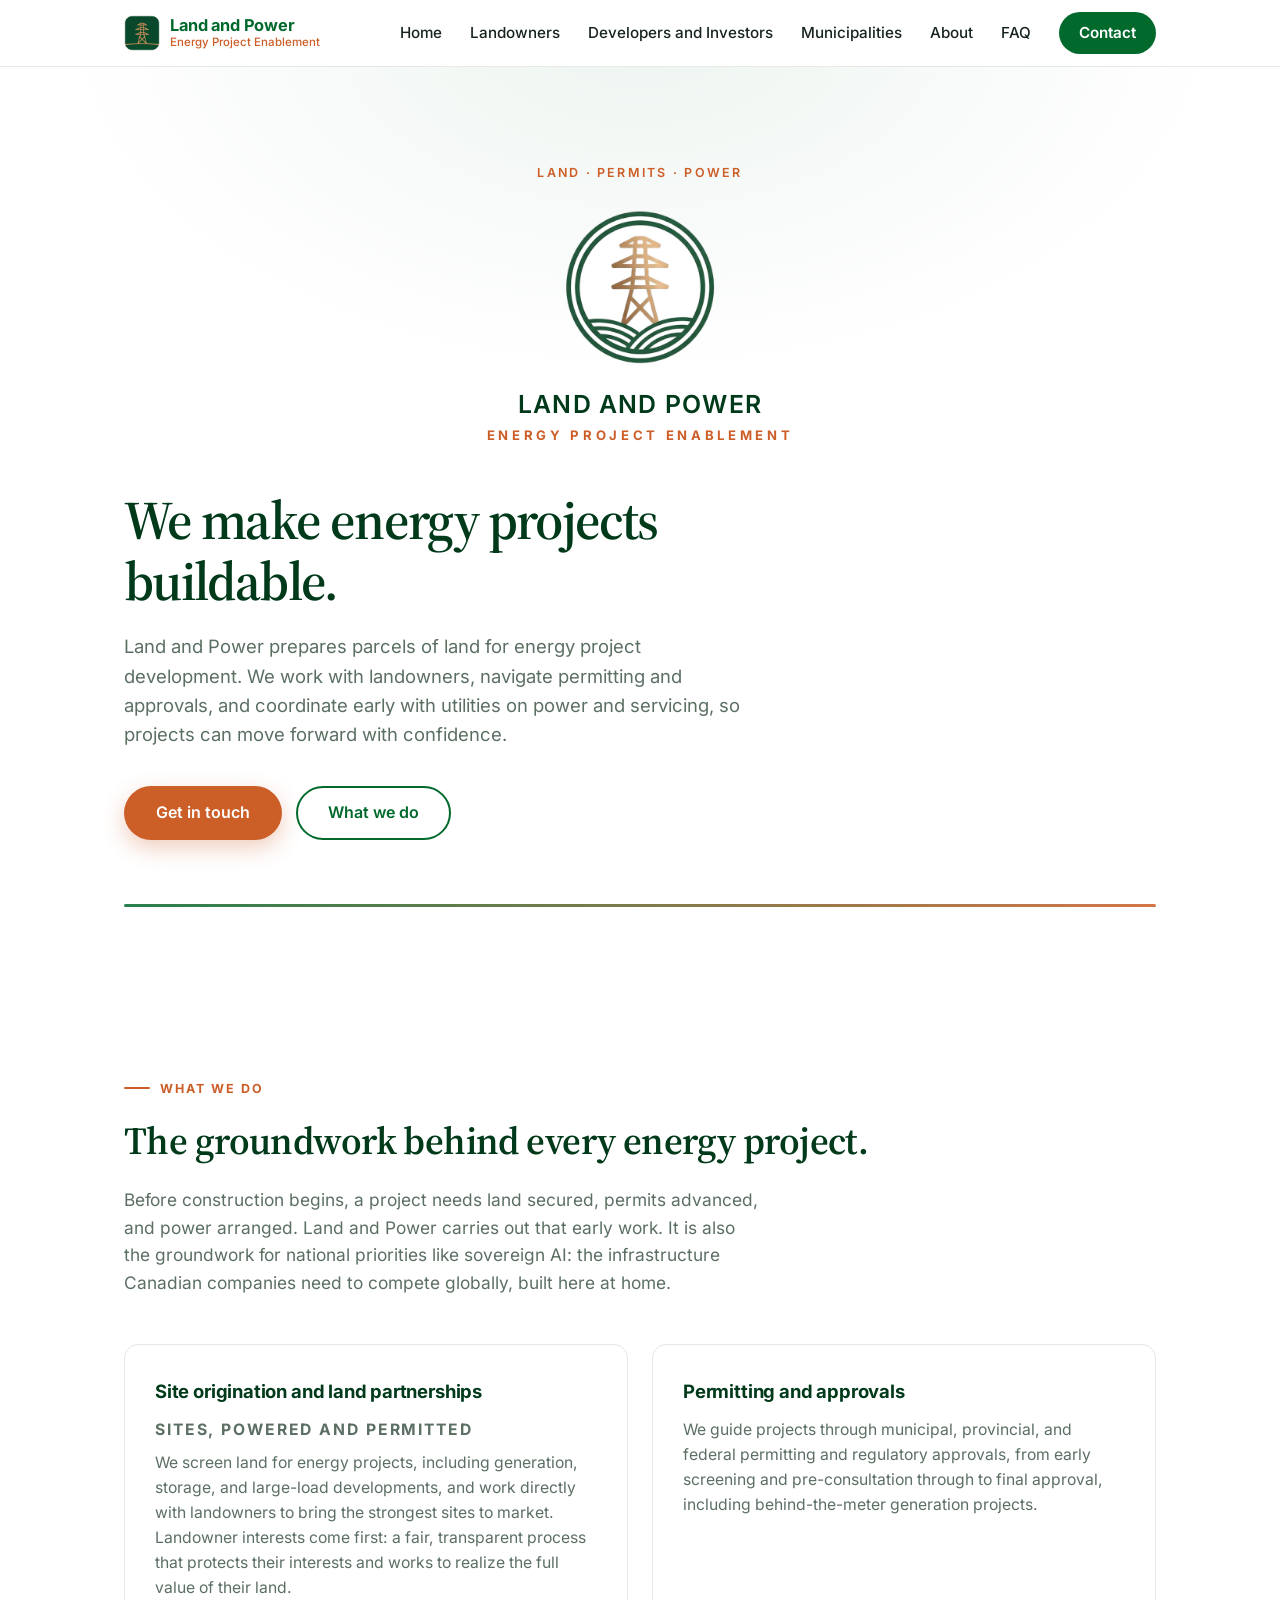
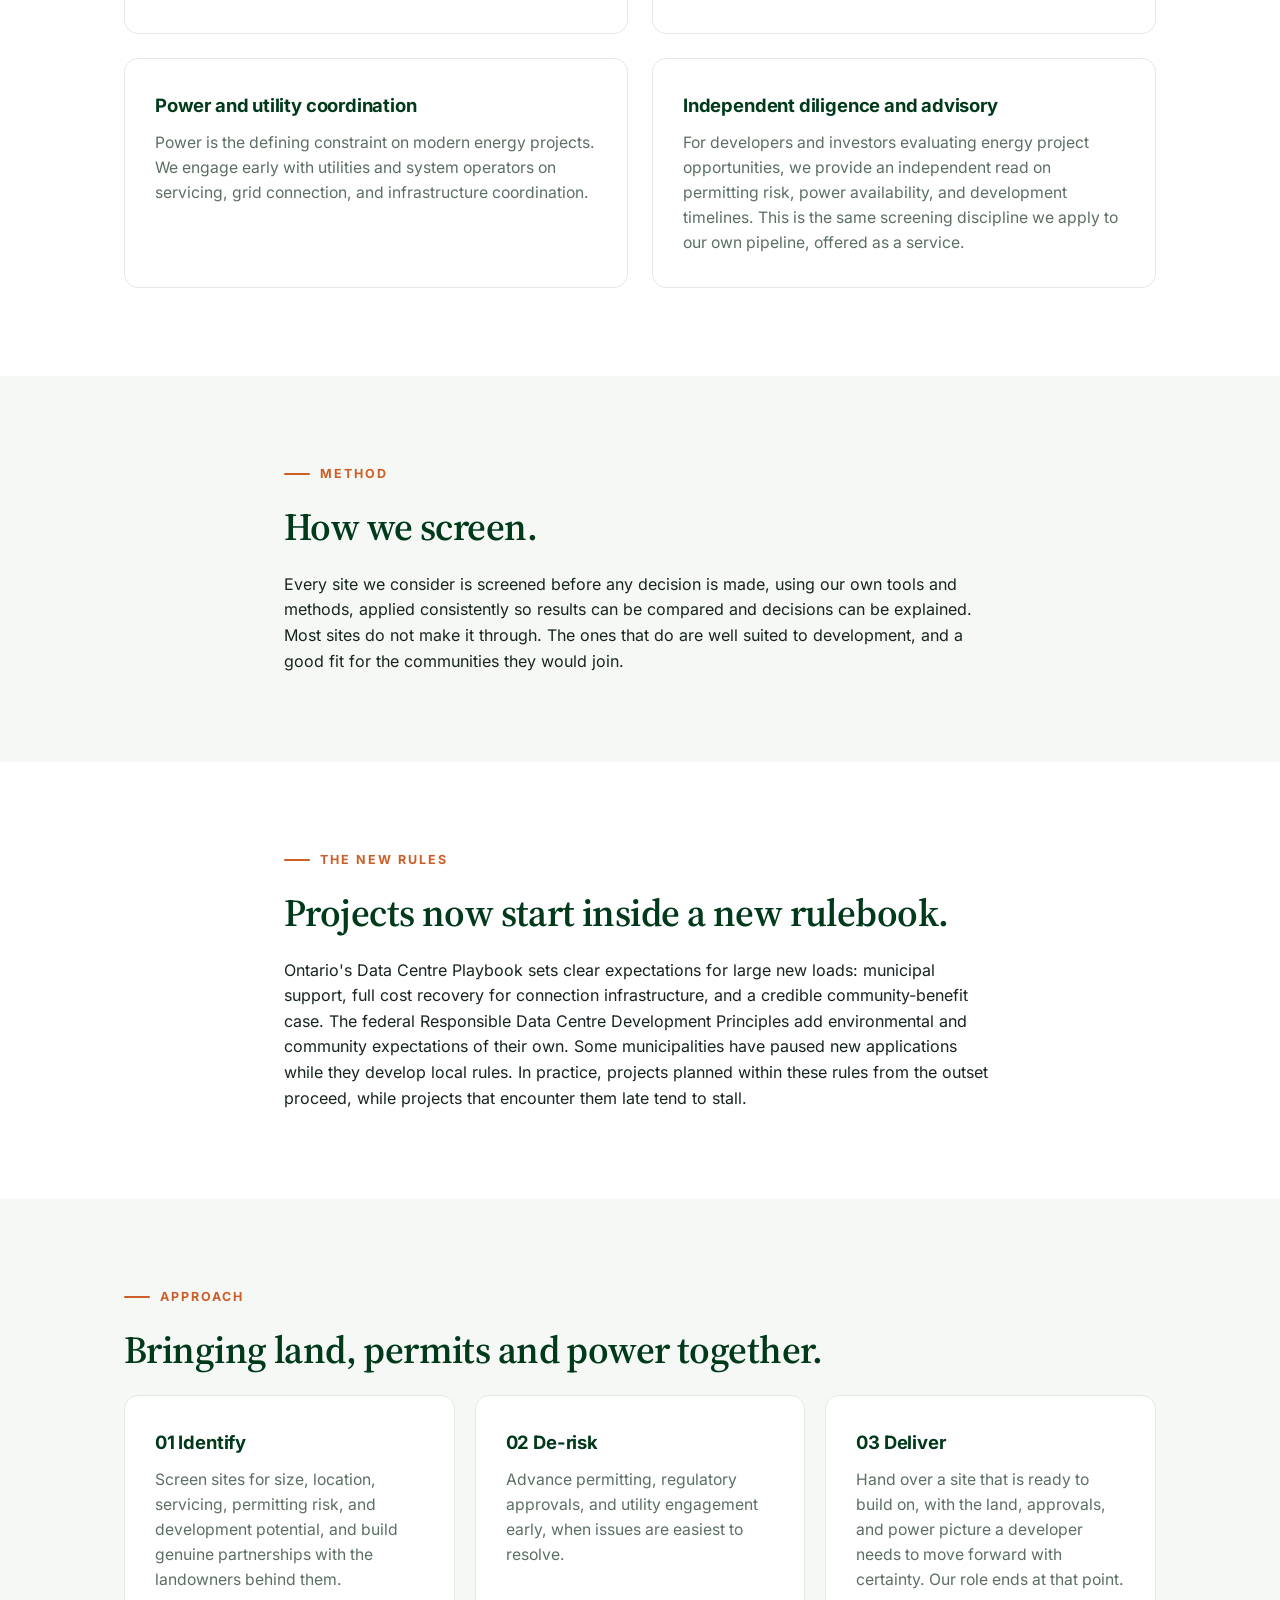
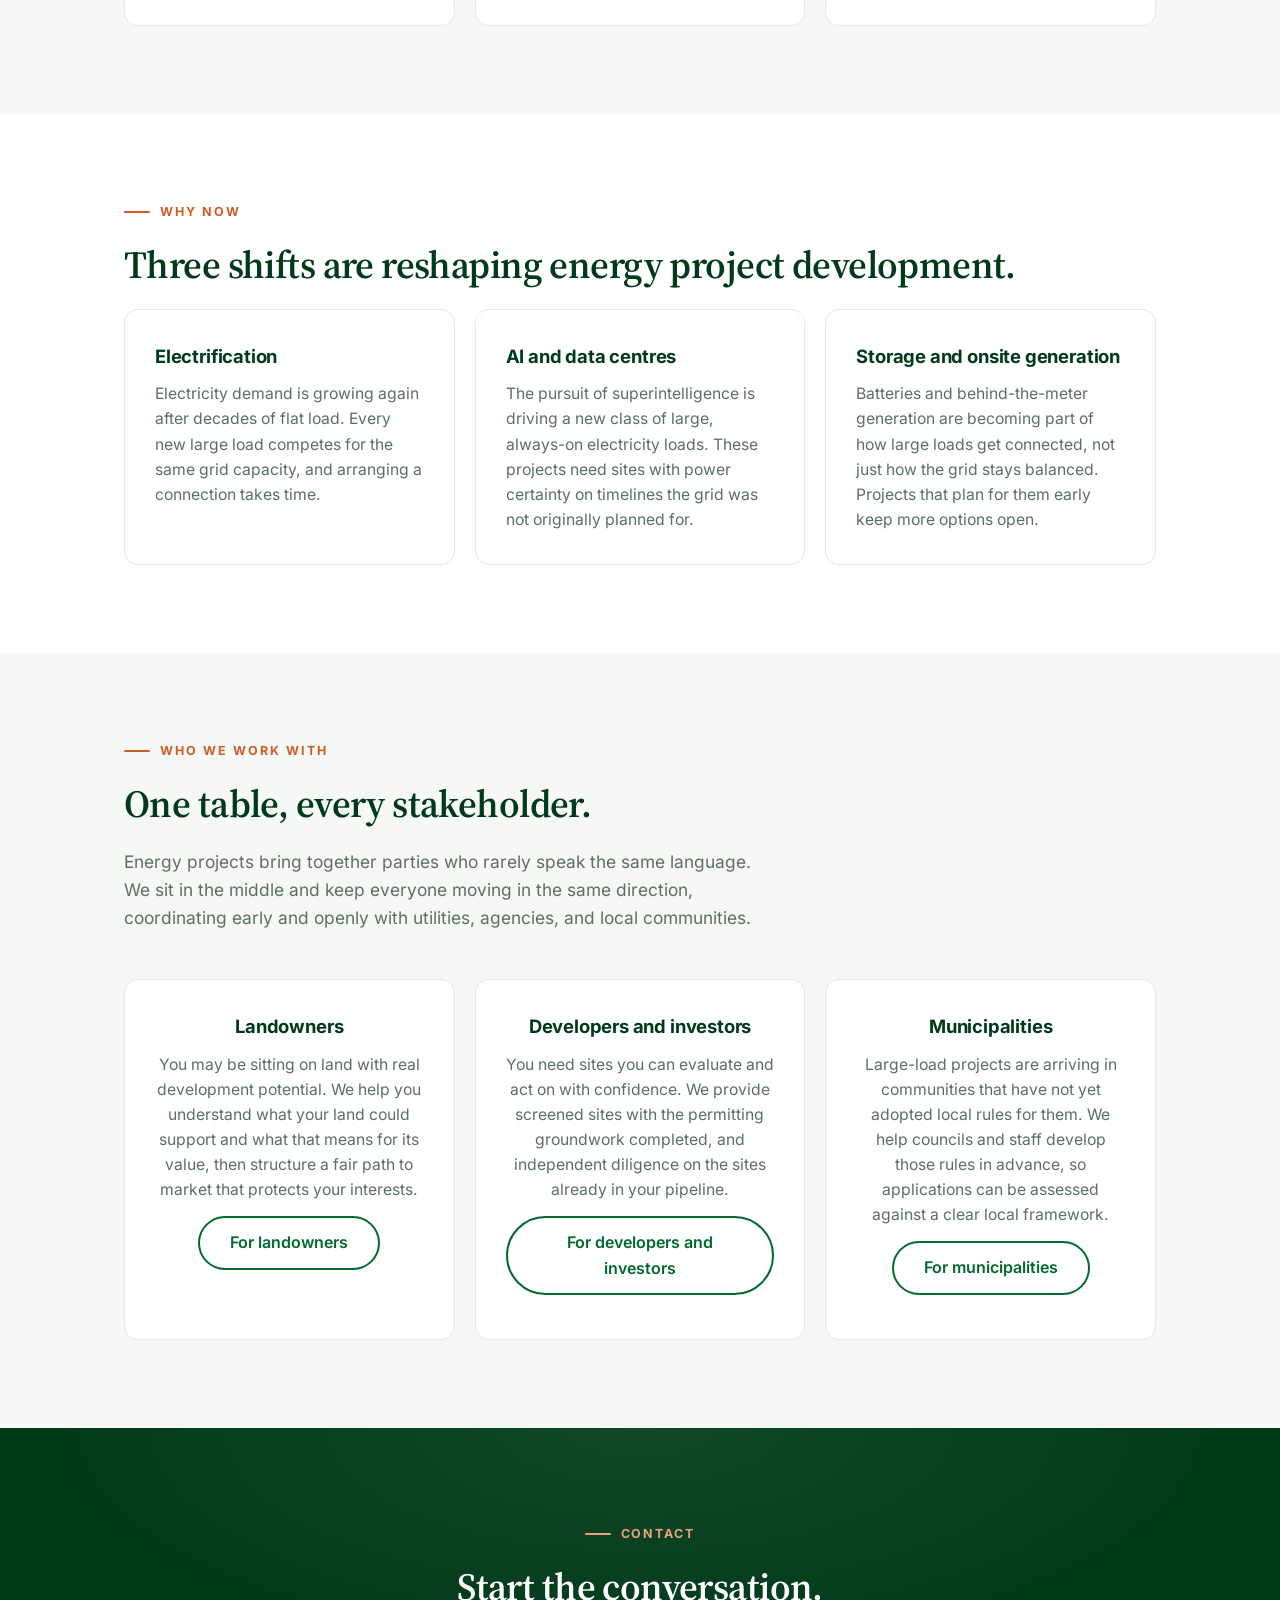
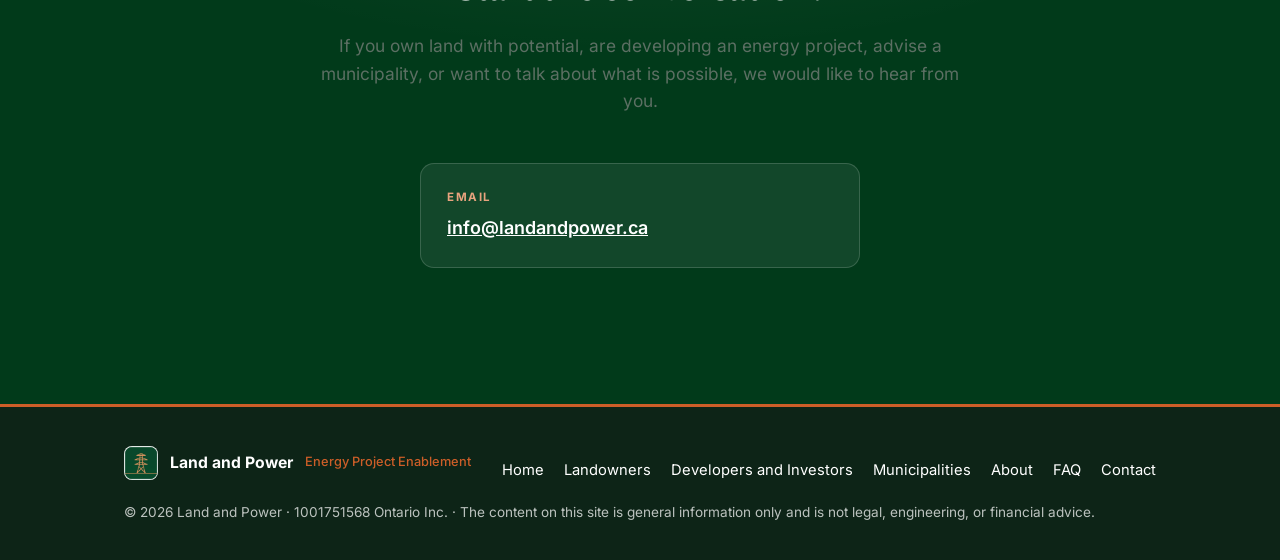
<file: index.html>
<!DOCTYPE html>
<html lang="en">
<head>
<meta charset="UTF-8">
<meta name="viewport" content="width=device-width, initial-scale=1.0">
<title>Land and Power | Energy Project Enablement</title>
<link rel="canonical" href="https://landandpower.ca/">
<meta name="description" content="Land and Power prepares land for energy project development: land secured, permits advanced, power arranged.">
<meta property="og:type" content="website">
<meta property="og:site_name" content="Land and Power">
<meta property="og:title" content="Land and Power | Energy Project Enablement">
<meta property="og:description" content="Land and Power prepares land for energy project development: land secured, permits advanced, power arranged.">
<meta property="og:url" content="https://landandpower.ca/">
<meta property="og:image" content="https://landandpower.ca/assets/emblem.png">
<meta name="twitter:card" content="summary">
<meta name="twitter:title" content="Land and Power | Energy Project Enablement">
<meta name="twitter:description" content="Land and Power prepares land for energy project development: land secured, permits advanced, power arranged.">
<meta name="twitter:image" content="https://landandpower.ca/assets/emblem.png">
<link rel="icon" type="image/png" href="assets/favicon.png">
<link rel="stylesheet" href="styles.css">
</head>
<body>
<header class="nav"><div class="nav-inner">
<a class="brand" href="index.html" aria-label="Land and Power home">
<img src="assets/mark.png" alt="Land and Power mark" class="brand-mark">
<span class="brand-text"><span class="brand-name">Land and Power</span>
<span class="brand-tag">Energy Project Enablement</span></span></a>
<nav class="nav-links"><a href="index.html">Home</a><a href="landowners.html">Landowners</a><a href="developers.html">Developers and Investors</a><a href="municipalities.html">Municipalities</a><a href="about.html">About</a><a href="faq.html">FAQ</a><a href="contact.html" class="nav-cta">Contact</a></nav></div></header>

<section class="hero" id="top"><div class="container">
<p class="eyebrow hero-eyebrow">Land &middot; Permits &middot; Power</p>
<div class="hero-brand">
<img src="assets/emblem.png" alt="Land and Power emblem" class="hero-logo">
<p class="hero-name">Land and Power</p>
<p class="hero-tagline">Energy Project Enablement</p>
</div>
<div class="hero-text">
<h1>We make energy projects buildable.</h1>
<p class="lede">Land and Power prepares parcels of land for energy project development. We work with landowners, navigate permitting and approvals, and coordinate early with utilities on power and servicing, so projects can move forward with confidence.</p>
<div class="hero-actions"><a href="contact.html" class="btn btn-primary">Get in touch</a>
<a href="#what-we-do" class="btn btn-outline">What we do</a></div>
</div>
</div><div class="hero-rule" aria-hidden="true"><span></span></div></section>

<section id="what-we-do" class="section"><div class="container">
<p class="kicker">What we do</p>
<h2>The groundwork behind every energy project.</h2>
<p class="section-intro">Before construction begins, a project needs land secured, permits advanced, and power arranged. Land and Power carries out that early work. It is also the groundwork for national priorities like sovereign AI: the infrastructure Canadian companies need to compete globally, built here at home.</p>
<div class="cards">
<div class="card"><h3>Site origination and land partnerships</h3>
<p class="descriptor">Sites, Powered and Permitted</p>
<p>We screen land for energy projects, including generation, storage, and large-load developments, and work directly with landowners to bring the strongest sites to market. Landowner interests come first: a fair, transparent process that protects their interests and works to realize the full value of their land.</p></div>
<div class="card"><h3>Permitting and approvals</h3>
<p>We guide projects through municipal, provincial, and federal permitting and regulatory approvals, from early screening and pre-consultation through to final approval, including behind-the-meter generation projects.</p></div>
<div class="card"><h3>Power and utility coordination</h3>
<p>Power is the defining constraint on modern energy projects. We engage early with utilities and system operators on servicing, grid connection, and infrastructure coordination.</p></div>
<div class="card"><h3>Independent diligence and advisory</h3>
<p>For developers and investors evaluating energy project opportunities, we provide an independent read on permitting risk, power availability, and development timelines. This is the same screening discipline we apply to our own pipeline, offered as a service.</p></div>
</div></div></section>

<section id="method" class="section section-alt"><div class="container container-narrow">
<p class="kicker">Method</p>
<h2>How we screen.</h2>
<p>Every site we consider is screened before any decision is made, using our own tools and methods, applied consistently so results can be compared and decisions can be explained. Most sites do not make it through. The ones that do are well suited to development, and a good fit for the communities they would join.</p>
</div></section>

<section id="rules" class="section"><div class="container container-narrow">
<p class="kicker">The new rules</p>
<h2>Projects now start inside a new rulebook.</h2>
<p>Ontario's Data Centre Playbook sets clear expectations for large new loads: municipal support, full cost recovery for connection infrastructure, and a credible community-benefit case. The federal Responsible Data Centre Development Principles add environmental and community expectations of their own. Some municipalities have paused new applications while they develop local rules. In practice, projects planned within these rules from the outset proceed, while projects that encounter them late tend to stall.</p>
</div></section>

<section id="approach" class="section section-alt"><div class="container">
<p class="kicker">Approach</p>
<h2>Bringing land, permits and power together.</h2>
<div class="trio">
<div class="card"><h3>01 Identify</h3><p>Screen sites for size, location, servicing, permitting risk, and development potential, and build genuine partnerships with the landowners behind them.</p></div>
<div class="card"><h3>02 De-risk</h3><p>Advance permitting, regulatory approvals, and utility engagement early, when issues are easiest to resolve.</p></div>
<div class="card"><h3>03 Deliver</h3><p>Hand over a site that is ready to build on, with the land, approvals, and power picture a developer needs to move forward with certainty. Our role ends at that point.</p></div>
</div></div></section>

<section id="why-now" class="section"><div class="container">
<p class="kicker">Why now</p>
<h2>Three shifts are reshaping energy project development.</h2>
<div class="trio">
<div class="card"><h3>Electrification</h3><p>Electricity demand is growing again after decades of flat load. Every new large load competes for the same grid capacity, and arranging a connection takes time.</p></div>
<div class="card"><h3>AI and data centres</h3><p>The pursuit of superintelligence is driving a new class of large, always-on electricity loads. These projects need sites with power certainty on timelines the grid was not originally planned for.</p></div>
<div class="card"><h3>Storage and onsite generation</h3><p>Batteries and behind-the-meter generation are becoming part of how large loads get connected, not just how the grid stays balanced. Projects that plan for them early keep more options open.</p></div>
</div></div></section>

<section id="who" class="section section-alt"><div class="container">
<p class="kicker">Who we work with</p>
<h2>One table, every stakeholder.</h2>
<p class="section-intro">Energy projects bring together parties who rarely speak the same language. We sit in the middle and keep everyone moving in the same direction, coordinating early and openly with utilities, agencies, and local communities.</p>
<div class="trio">
<div class="card"><h3>Landowners</h3><p>You may be sitting on land with real development potential. We help you understand what your land could support and what that means for its value, then structure a fair path to market that protects your interests.</p><p><a class="btn btn-outline" href="landowners.html">For landowners</a></p></div>
<div class="card"><h3>Developers and investors</h3><p>You need sites you can evaluate and act on with confidence. We provide screened sites with the permitting groundwork completed, and independent diligence on the sites already in your pipeline.</p><p><a class="btn btn-outline" href="developers.html">For developers and investors</a></p></div>
<div class="card"><h3>Municipalities</h3><p>Large-load projects are arriving in communities that have not yet adopted local rules for them. We help councils and staff develop those rules in advance, so applications can be assessed against a clear local framework.</p><p><a class="btn btn-outline" href="municipalities.html">For municipalities</a></p></div>
</div>
</div></section>
<section class="section contact"><div class="container container-narrow">
<p class="kicker kicker-light">Contact</p>
<h2>Start the conversation.</h2>
<p class="section-intro">If you own land with potential, are developing an energy project, advise a municipality, or want to talk about what is possible, we would like to hear from you.</p>
<div class="contact-cards contact-cards-single"><div class="contact-card">
<span class="contact-label">Email</span>
<a class="contact-value" href="mailto:info@landandpower.ca">info@landandpower.ca</a>
</div></div></div></section>
<footer class="footer"><div class="container footer-inner">
<div class="footer-brand">
<img src="assets/mark.png" alt="Land and Power mark" class="footer-mark">
<span class="footer-name">Land and Power</span>
<span class="footer-tag">Energy Project Enablement</span></div>
<nav class="footer-links">
<a href="index.html">Home</a><a href="landowners.html">Landowners</a><a href="developers.html">Developers and Investors</a><a href="municipalities.html">Municipalities</a><a href="about.html">About</a><a href="faq.html">FAQ</a><a href="contact.html">Contact</a>
</nav>
<p class="footer-legal">&copy; 2026 Land and Power &middot; 1001751568 Ontario Inc. &middot; The content on this site is general information only and is not legal, engineering, or financial advice.</p>
</div></footer>
</body>
</html>
</file>
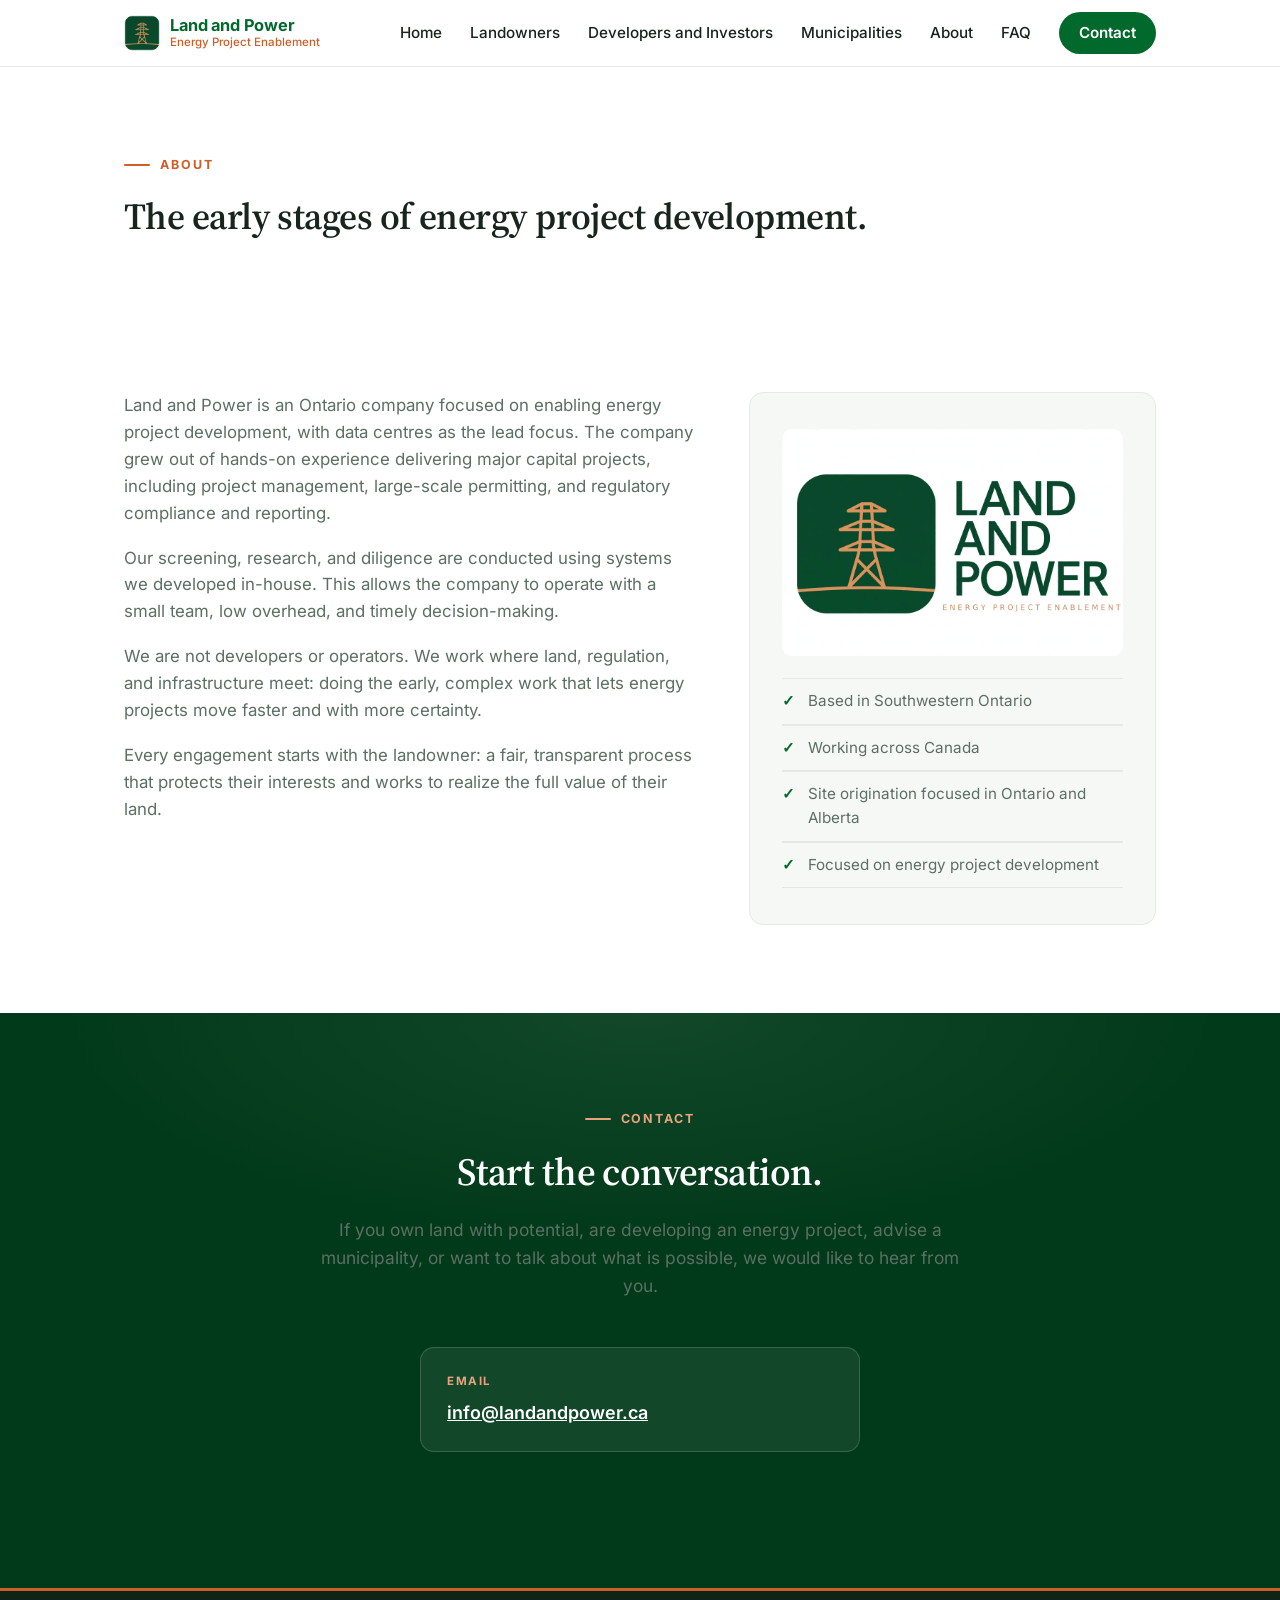
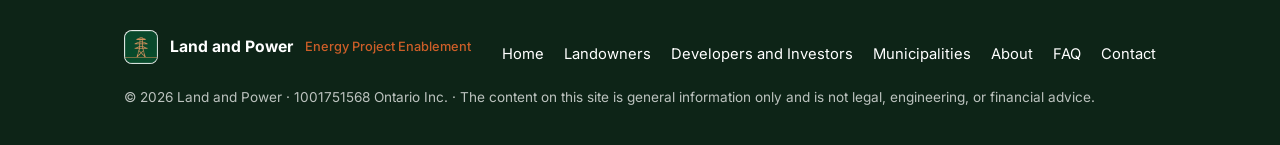
<file: about.html>
<!DOCTYPE html>
<html lang="en">
<head>
<meta charset="UTF-8">
<meta name="viewport" content="width=device-width, initial-scale=1.0">
<title>About | Land and Power</title>
<link rel="canonical" href="https://landandpower.ca/about.html">
<meta name="description" content="An Ontario company built for the work that comes first in energy project development.">
<meta property="og:type" content="website">
<meta property="og:site_name" content="Land and Power">
<meta property="og:title" content="About | Land and Power">
<meta property="og:description" content="An Ontario company built for the work that comes first in energy project development.">
<meta property="og:url" content="https://landandpower.ca/about.html">
<meta property="og:image" content="https://landandpower.ca/assets/emblem.png">
<meta name="twitter:card" content="summary">
<meta name="twitter:title" content="About | Land and Power">
<meta name="twitter:description" content="An Ontario company built for the work that comes first in energy project development.">
<meta name="twitter:image" content="https://landandpower.ca/assets/emblem.png">
<link rel="icon" type="image/png" href="assets/favicon.png">
<link rel="stylesheet" href="styles.css">
</head>
<body>
<header class="nav"><div class="nav-inner">
<a class="brand" href="index.html" aria-label="Land and Power home">
<img src="assets/mark.png" alt="Land and Power mark" class="brand-mark">
<span class="brand-text"><span class="brand-name">Land and Power</span>
<span class="brand-tag">Energy Project Enablement</span></span></a>
<nav class="nav-links"><a href="index.html">Home</a><a href="landowners.html">Landowners</a><a href="developers.html">Developers and Investors</a><a href="municipalities.html">Municipalities</a><a href="about.html">About</a><a href="faq.html">FAQ</a><a href="contact.html" class="nav-cta">Contact</a></nav></div></header>

<section class="page-hero"><div class="container">
<p class="kicker">About</p>
<h1>The early stages of energy project development.</h1>
</div></section>
<section class="section"><div class="container"><div class="about-grid">
<div>
<p>Land and Power is an Ontario company focused on enabling energy project development, with data centres as the lead focus. The company grew out of hands-on experience delivering major capital projects, including project management, large-scale permitting, and regulatory compliance and reporting.</p>
<p>Our screening, research, and diligence are conducted using systems we developed in-house. This allows the company to operate with a small team, low overhead, and timely decision-making.</p>
<p>We are not developers or operators. We work where land, regulation, and infrastructure meet: doing the early, complex work that lets energy projects move faster and with more certainty.</p>
<p>Every engagement starts with the landowner: a fair, transparent process that protects their interests and works to realize the full value of their land.</p>
</div>
<aside class="about-card">
<img src="assets/tower.png" alt="Land and Power tower lockup" class="about-lockup">
<ul class="checklist">
<li>Based in Southwestern Ontario</li>
<li>Working across Canada</li>
<li>Site origination focused in Ontario and Alberta</li>
<li>Focused on energy project development</li>
</ul>
</aside>
</div></div></section>
<section class="section contact"><div class="container container-narrow">
<p class="kicker kicker-light">Contact</p>
<h2>Start the conversation.</h2>
<p class="section-intro">If you own land with potential, are developing an energy project, advise a municipality, or want to talk about what is possible, we would like to hear from you.</p>
<div class="contact-cards contact-cards-single"><div class="contact-card">
<span class="contact-label">Email</span>
<a class="contact-value" href="mailto:info@landandpower.ca">info@landandpower.ca</a>
</div></div></div></section>
<footer class="footer"><div class="container footer-inner">
<div class="footer-brand">
<img src="assets/mark.png" alt="Land and Power mark" class="footer-mark">
<span class="footer-name">Land and Power</span>
<span class="footer-tag">Energy Project Enablement</span></div>
<nav class="footer-links">
<a href="index.html">Home</a><a href="landowners.html">Landowners</a><a href="developers.html">Developers and Investors</a><a href="municipalities.html">Municipalities</a><a href="about.html">About</a><a href="faq.html">FAQ</a><a href="contact.html">Contact</a>
</nav>
<p class="footer-legal">&copy; 2026 Land and Power &middot; 1001751568 Ontario Inc. &middot; The content on this site is general information only and is not legal, engineering, or financial advice.</p>
</div></footer>
</body>
</html>
</file>
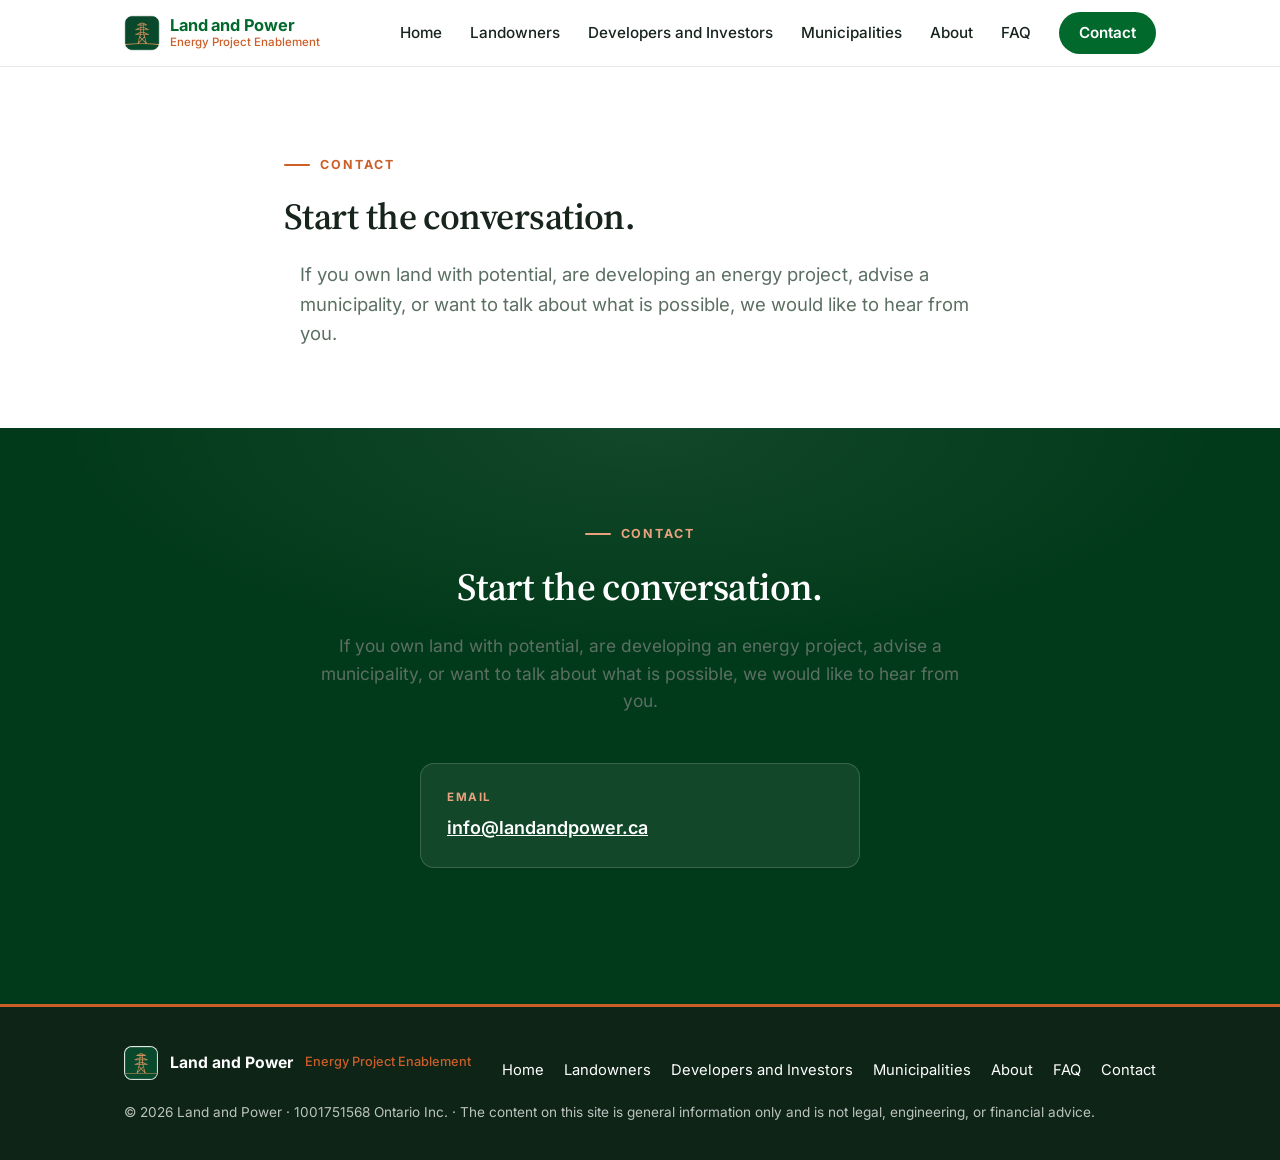
<file: contact.html>
<!DOCTYPE html>
<html lang="en">
<head>
<meta charset="UTF-8">
<meta name="viewport" content="width=device-width, initial-scale=1.0">
<title>Contact | Land and Power</title>
<link rel="canonical" href="https://landandpower.ca/contact.html">
<meta name="description" content="Start the conversation: info@landandpower.ca">
<meta property="og:type" content="website">
<meta property="og:site_name" content="Land and Power">
<meta property="og:title" content="Contact | Land and Power">
<meta property="og:description" content="Start the conversation: info@landandpower.ca">
<meta property="og:url" content="https://landandpower.ca/contact.html">
<meta property="og:image" content="https://landandpower.ca/assets/emblem.png">
<meta name="twitter:card" content="summary">
<meta name="twitter:title" content="Contact | Land and Power">
<meta name="twitter:description" content="Start the conversation: info@landandpower.ca">
<meta name="twitter:image" content="https://landandpower.ca/assets/emblem.png">
<link rel="icon" type="image/png" href="assets/favicon.png">
<link rel="stylesheet" href="styles.css">
</head>
<body>
<header class="nav"><div class="nav-inner">
<a class="brand" href="index.html" aria-label="Land and Power home">
<img src="assets/mark.png" alt="Land and Power mark" class="brand-mark">
<span class="brand-text"><span class="brand-name">Land and Power</span>
<span class="brand-tag">Energy Project Enablement</span></span></a>
<nav class="nav-links"><a href="index.html">Home</a><a href="landowners.html">Landowners</a><a href="developers.html">Developers and Investors</a><a href="municipalities.html">Municipalities</a><a href="about.html">About</a><a href="faq.html">FAQ</a><a href="contact.html" class="nav-cta">Contact</a></nav></div></header>

<section class="page-hero"><div class="container container-narrow">
<p class="kicker">Contact</p>
<h1>Start the conversation.</h1>
<p class="lede">If you own land with potential, are developing an energy project, advise a municipality, or want to talk about what is possible, we would like to hear from you.</p>
</div></section>
<section class="section contact"><div class="container container-narrow">
<p class="kicker kicker-light">Contact</p>
<h2>Start the conversation.</h2>
<p class="section-intro">If you own land with potential, are developing an energy project, advise a municipality, or want to talk about what is possible, we would like to hear from you.</p>
<div class="contact-cards contact-cards-single"><div class="contact-card">
<span class="contact-label">Email</span>
<a class="contact-value" href="mailto:info@landandpower.ca">info@landandpower.ca</a>
</div></div></div></section>
<footer class="footer"><div class="container footer-inner">
<div class="footer-brand">
<img src="assets/mark.png" alt="Land and Power mark" class="footer-mark">
<span class="footer-name">Land and Power</span>
<span class="footer-tag">Energy Project Enablement</span></div>
<nav class="footer-links">
<a href="index.html">Home</a><a href="landowners.html">Landowners</a><a href="developers.html">Developers and Investors</a><a href="municipalities.html">Municipalities</a><a href="about.html">About</a><a href="faq.html">FAQ</a><a href="contact.html">Contact</a>
</nav>
<p class="footer-legal">&copy; 2026 Land and Power &middot; 1001751568 Ontario Inc. &middot; The content on this site is general information only and is not legal, engineering, or financial advice.</p>
</div></footer>
</body>
</html>
</file>
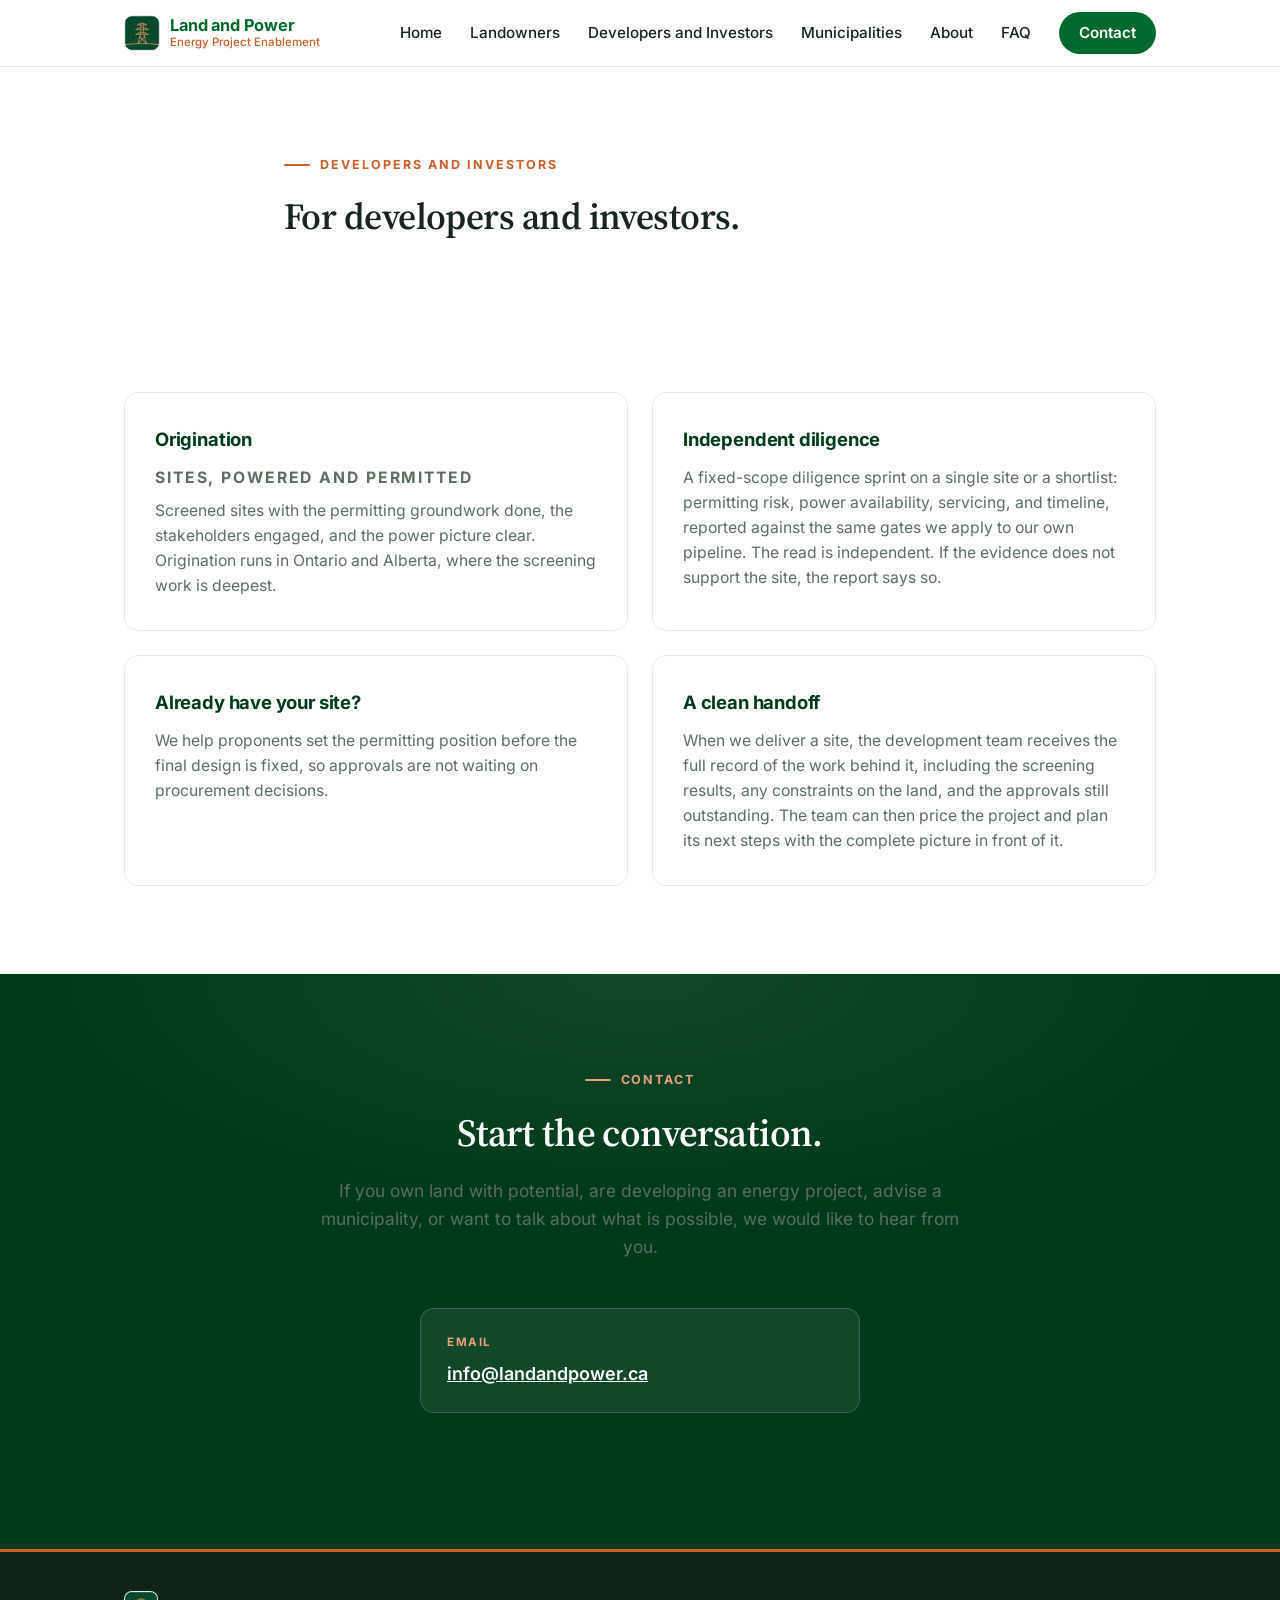
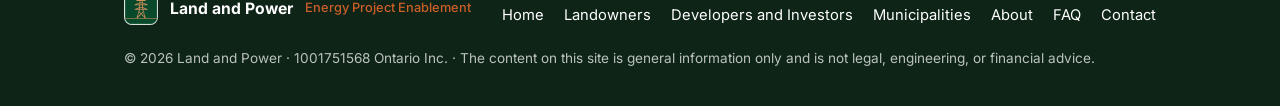
<file: developers.html>
<!DOCTYPE html>
<html lang="en">
<head>
<meta charset="UTF-8">
<meta name="viewport" content="width=device-width, initial-scale=1.0">
<title>Developers and Investors | Land and Power</title>
<link rel="canonical" href="https://landandpower.ca/developers.html">
<meta name="description" content="Screened, permitted, powered sites in Ontario and Alberta, plus independent diligence.">
<meta property="og:type" content="website">
<meta property="og:site_name" content="Land and Power">
<meta property="og:title" content="Developers and Investors | Land and Power">
<meta property="og:description" content="Screened, permitted, powered sites in Ontario and Alberta, plus independent diligence.">
<meta property="og:url" content="https://landandpower.ca/developers.html">
<meta property="og:image" content="https://landandpower.ca/assets/emblem.png">
<meta name="twitter:card" content="summary">
<meta name="twitter:title" content="Developers and Investors | Land and Power">
<meta name="twitter:description" content="Screened, permitted, powered sites in Ontario and Alberta, plus independent diligence.">
<meta name="twitter:image" content="https://landandpower.ca/assets/emblem.png">
<link rel="icon" type="image/png" href="assets/favicon.png">
<link rel="stylesheet" href="styles.css">
</head>
<body>
<header class="nav"><div class="nav-inner">
<a class="brand" href="index.html" aria-label="Land and Power home">
<img src="assets/mark.png" alt="Land and Power mark" class="brand-mark">
<span class="brand-text"><span class="brand-name">Land and Power</span>
<span class="brand-tag">Energy Project Enablement</span></span></a>
<nav class="nav-links"><a href="index.html">Home</a><a href="landowners.html">Landowners</a><a href="developers.html">Developers and Investors</a><a href="municipalities.html">Municipalities</a><a href="about.html">About</a><a href="faq.html">FAQ</a><a href="contact.html" class="nav-cta">Contact</a></nav></div></header>

<section class="page-hero"><div class="container container-narrow">
<p class="kicker">Developers and Investors</p>
<h1>For developers and investors.</h1>
</div></section>
<section class="section"><div class="container">
<div class="cards">
<div class="card"><h3>Origination</h3>
<p class="descriptor">Sites, Powered and Permitted</p>
<p>Screened sites with the permitting groundwork done, the stakeholders engaged, and the power picture clear. Origination runs in Ontario and Alberta, where the screening work is deepest.</p></div>
<div class="card"><h3>Independent diligence</h3>
<p>A fixed-scope diligence sprint on a single site or a shortlist: permitting risk, power availability, servicing, and timeline, reported against the same gates we apply to our own pipeline. The read is independent. If the evidence does not support the site, the report says so.</p></div>
<div class="card"><h3>Already have your site?</h3>
<p>We help proponents set the permitting position before the final design is fixed, so approvals are not waiting on procurement decisions.</p></div>
<div class="card"><h3>A clean handoff</h3>
<p>When we deliver a site, the development team receives the full record of the work behind it, including the screening results, any constraints on the land, and the approvals still outstanding. The team can then price the project and plan its next steps with the complete picture in front of it.</p></div>
</div></div></section>
<section class="section contact"><div class="container container-narrow">
<p class="kicker kicker-light">Contact</p>
<h2>Start the conversation.</h2>
<p class="section-intro">If you own land with potential, are developing an energy project, advise a municipality, or want to talk about what is possible, we would like to hear from you.</p>
<div class="contact-cards contact-cards-single"><div class="contact-card">
<span class="contact-label">Email</span>
<a class="contact-value" href="mailto:info@landandpower.ca">info@landandpower.ca</a>
</div></div></div></section>
<footer class="footer"><div class="container footer-inner">
<div class="footer-brand">
<img src="assets/mark.png" alt="Land and Power mark" class="footer-mark">
<span class="footer-name">Land and Power</span>
<span class="footer-tag">Energy Project Enablement</span></div>
<nav class="footer-links">
<a href="index.html">Home</a><a href="landowners.html">Landowners</a><a href="developers.html">Developers and Investors</a><a href="municipalities.html">Municipalities</a><a href="about.html">About</a><a href="faq.html">FAQ</a><a href="contact.html">Contact</a>
</nav>
<p class="footer-legal">&copy; 2026 Land and Power &middot; 1001751568 Ontario Inc. &middot; The content on this site is general information only and is not legal, engineering, or financial advice.</p>
</div></footer>
</body>
</html>
</file>
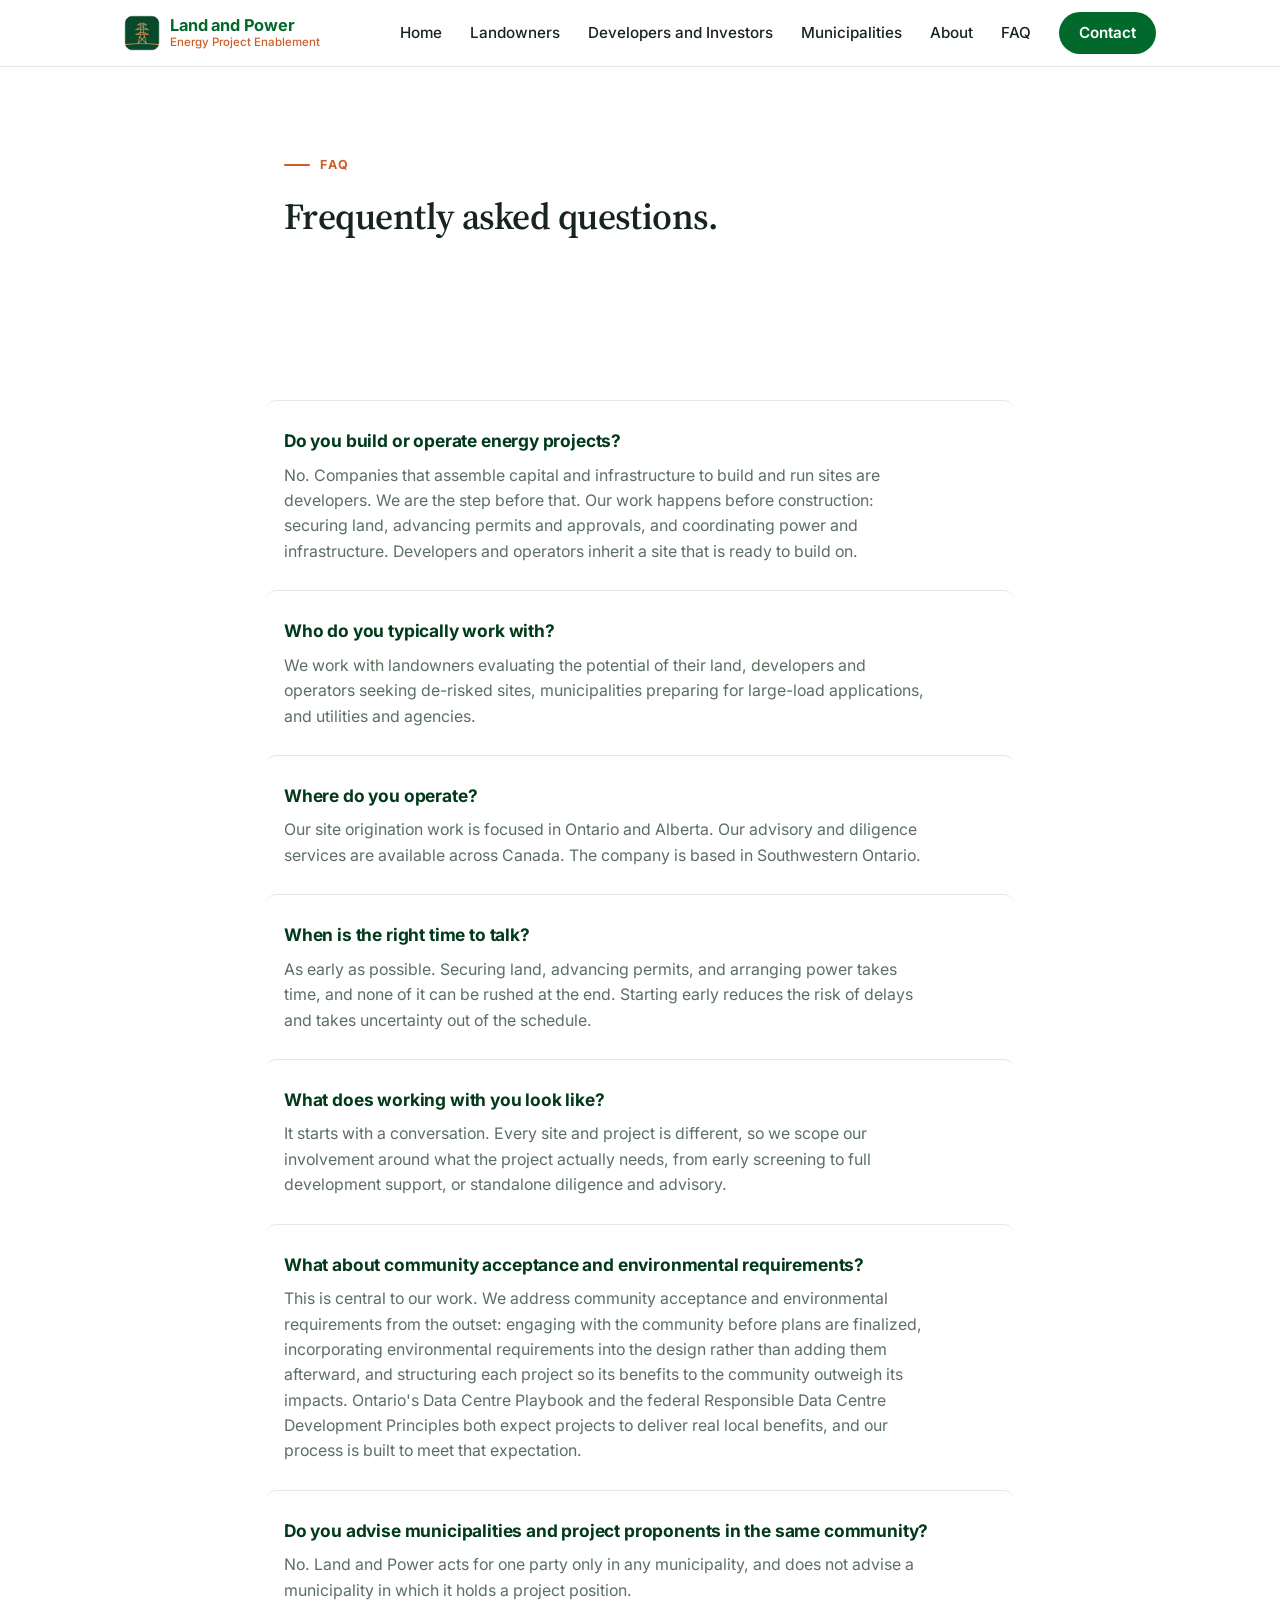
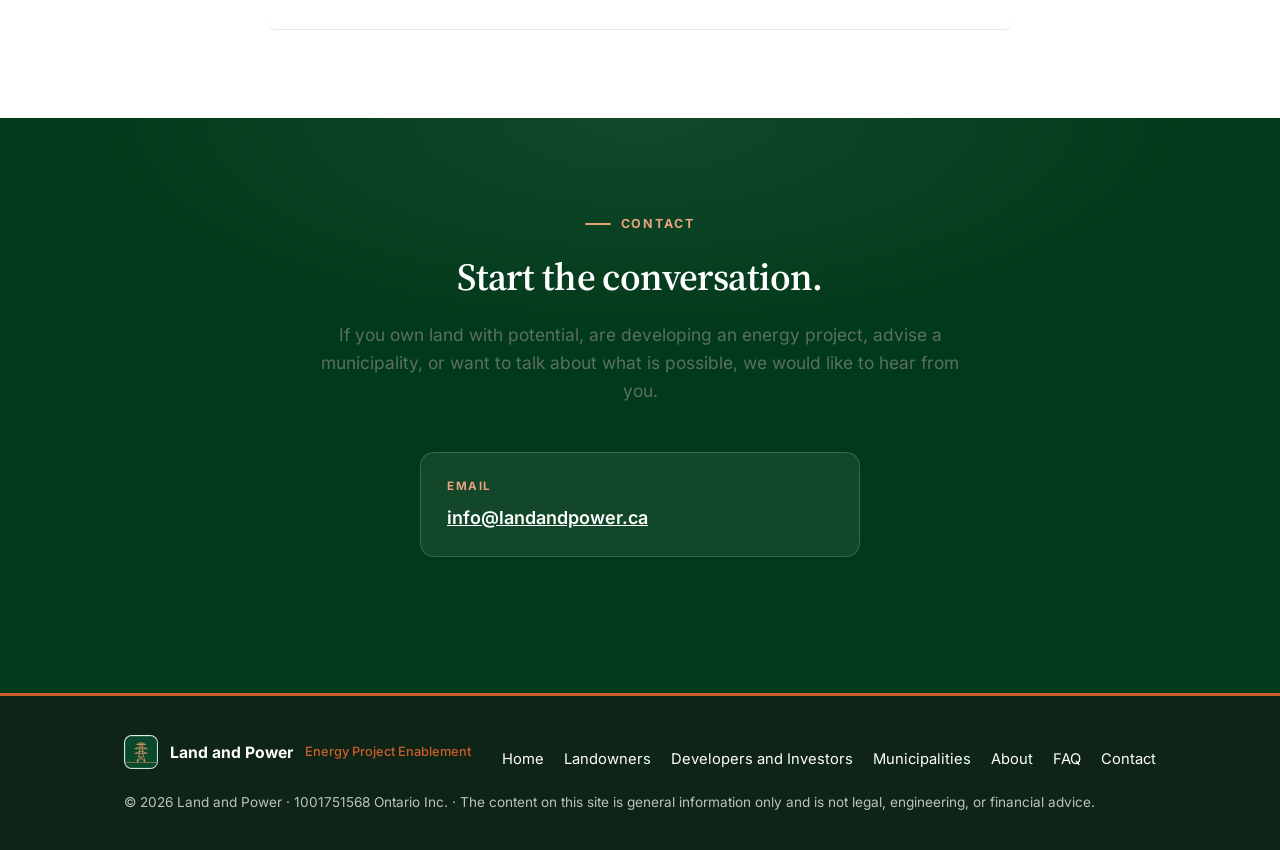
<file: faq.html>
<!DOCTYPE html>
<html lang="en">
<head>
<meta charset="UTF-8">
<meta name="viewport" content="width=device-width, initial-scale=1.0">
<title>FAQ | Land and Power</title>
<link rel="canonical" href="https://landandpower.ca/faq.html">
<meta name="description" content="Plain answers on what Land and Power does, where it operates, and how it works.">
<meta property="og:type" content="website">
<meta property="og:site_name" content="Land and Power">
<meta property="og:title" content="FAQ | Land and Power">
<meta property="og:description" content="Plain answers on what Land and Power does, where it operates, and how it works.">
<meta property="og:url" content="https://landandpower.ca/faq.html">
<meta property="og:image" content="https://landandpower.ca/assets/emblem.png">
<meta name="twitter:card" content="summary">
<meta name="twitter:title" content="FAQ | Land and Power">
<meta name="twitter:description" content="Plain answers on what Land and Power does, where it operates, and how it works.">
<meta name="twitter:image" content="https://landandpower.ca/assets/emblem.png">
<link rel="icon" type="image/png" href="assets/favicon.png">
<link rel="stylesheet" href="styles.css">
</head>
<body>
<header class="nav"><div class="nav-inner">
<a class="brand" href="index.html" aria-label="Land and Power home">
<img src="assets/mark.png" alt="Land and Power mark" class="brand-mark">
<span class="brand-text"><span class="brand-name">Land and Power</span>
<span class="brand-tag">Energy Project Enablement</span></span></a>
<nav class="nav-links"><a href="index.html">Home</a><a href="landowners.html">Landowners</a><a href="developers.html">Developers and Investors</a><a href="municipalities.html">Municipalities</a><a href="about.html">About</a><a href="faq.html">FAQ</a><a href="contact.html" class="nav-cta">Contact</a></nav></div></header>

<section class="page-hero"><div class="container container-narrow">
<p class="kicker">FAQ</p>
<h1>Frequently asked questions.</h1>
</div></section>
<section class="section"><div class="container container-narrow"><div class="faq-list">
<div class="faq-item"><h3>Do you build or operate energy projects?</h3><p>No. Companies that assemble capital and infrastructure to build and run sites are developers. We are the step before that. Our work happens before construction: securing land, advancing permits and approvals, and coordinating power and infrastructure. Developers and operators inherit a site that is ready to build on.</p></div><div class="faq-item"><h3>Who do you typically work with?</h3><p>We work with landowners evaluating the potential of their land, developers and operators seeking de-risked sites, municipalities preparing for large-load applications, and utilities and agencies.</p></div><div class="faq-item"><h3>Where do you operate?</h3><p>Our site origination work is focused in Ontario and Alberta. Our advisory and diligence services are available across Canada. The company is based in Southwestern Ontario.</p></div><div class="faq-item"><h3>When is the right time to talk?</h3><p>As early as possible. Securing land, advancing permits, and arranging power takes time, and none of it can be rushed at the end. Starting early reduces the risk of delays and takes uncertainty out of the schedule.</p></div><div class="faq-item"><h3>What does working with you look like?</h3><p>It starts with a conversation. Every site and project is different, so we scope our involvement around what the project actually needs, from early screening to full development support, or standalone diligence and advisory.</p></div><div class="faq-item"><h3>What about community acceptance and environmental requirements?</h3><p>This is central to our work. We address community acceptance and environmental requirements from the outset: engaging with the community before plans are finalized, incorporating environmental requirements into the design rather than adding them afterward, and structuring each project so its benefits to the community outweigh its impacts. Ontario's Data Centre Playbook and the federal Responsible Data Centre Development Principles both expect projects to deliver real local benefits, and our process is built to meet that expectation.</p></div><div class="faq-item"><h3>Do you advise municipalities and project proponents in the same community?</h3><p>No. Land and Power acts for one party only in any municipality, and does not advise a municipality in which it holds a project position.</p></div>
</div></div></section>
<section class="section contact"><div class="container container-narrow">
<p class="kicker kicker-light">Contact</p>
<h2>Start the conversation.</h2>
<p class="section-intro">If you own land with potential, are developing an energy project, advise a municipality, or want to talk about what is possible, we would like to hear from you.</p>
<div class="contact-cards contact-cards-single"><div class="contact-card">
<span class="contact-label">Email</span>
<a class="contact-value" href="mailto:info@landandpower.ca">info@landandpower.ca</a>
</div></div></div></section>
<footer class="footer"><div class="container footer-inner">
<div class="footer-brand">
<img src="assets/mark.png" alt="Land and Power mark" class="footer-mark">
<span class="footer-name">Land and Power</span>
<span class="footer-tag">Energy Project Enablement</span></div>
<nav class="footer-links">
<a href="index.html">Home</a><a href="landowners.html">Landowners</a><a href="developers.html">Developers and Investors</a><a href="municipalities.html">Municipalities</a><a href="about.html">About</a><a href="faq.html">FAQ</a><a href="contact.html">Contact</a>
</nav>
<p class="footer-legal">&copy; 2026 Land and Power &middot; 1001751568 Ontario Inc. &middot; The content on this site is general information only and is not legal, engineering, or financial advice.</p>
</div></footer>
</body>
</html>
</file>
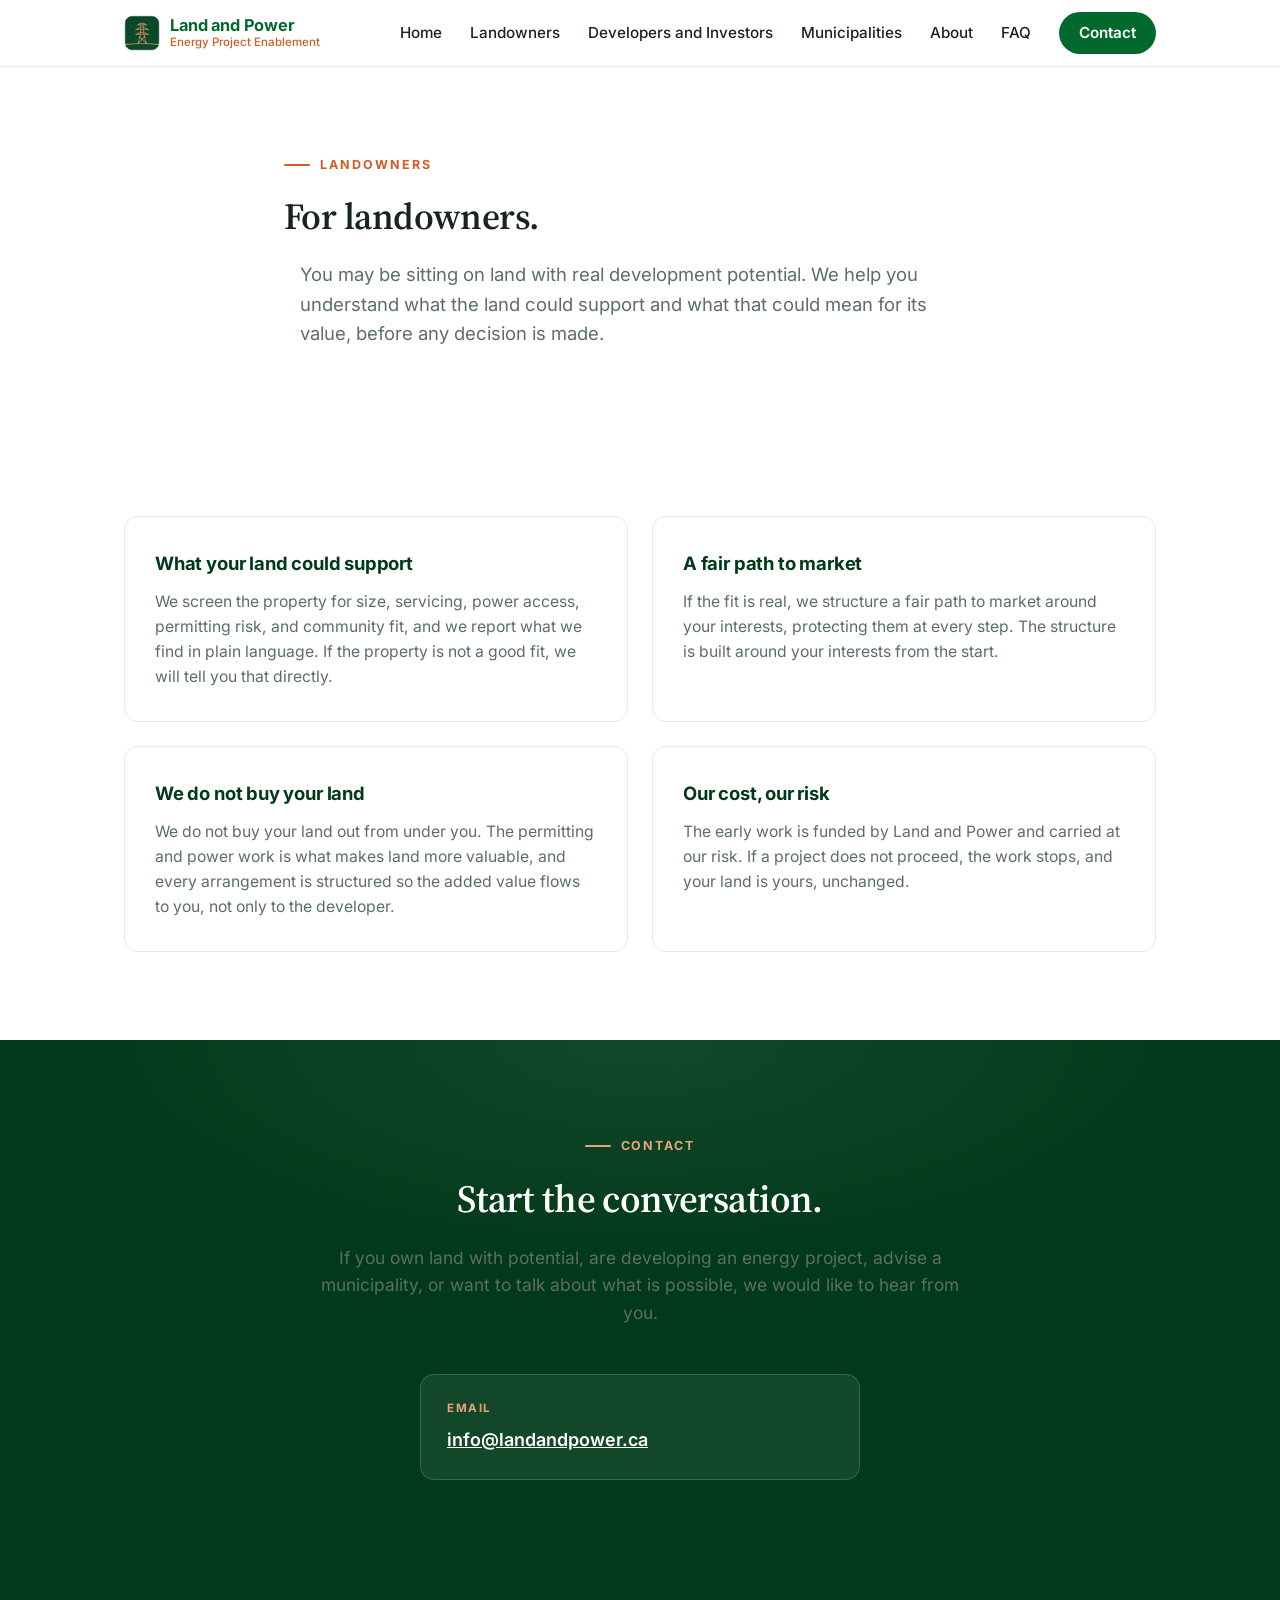
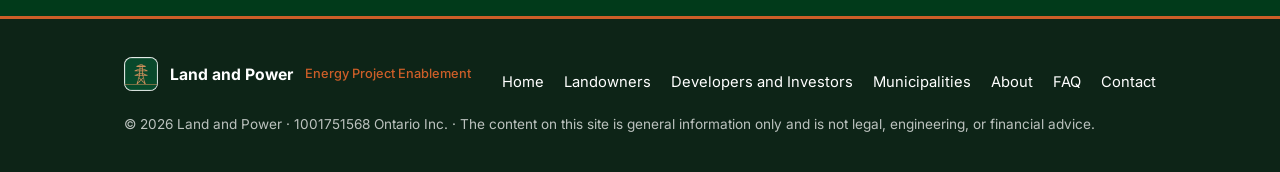
<file: landowners.html>
<!DOCTYPE html>
<html lang="en">
<head>
<meta charset="UTF-8">
<meta name="viewport" content="width=device-width, initial-scale=1.0">
<title>Landowners | Land and Power</title>
<link rel="canonical" href="https://landandpower.ca/landowners.html">
<meta name="description" content="What your land could support, a fair path to market, and your interests first.">
<meta property="og:type" content="website">
<meta property="og:site_name" content="Land and Power">
<meta property="og:title" content="Landowners | Land and Power">
<meta property="og:description" content="What your land could support, a fair path to market, and your interests first.">
<meta property="og:url" content="https://landandpower.ca/landowners.html">
<meta property="og:image" content="https://landandpower.ca/assets/emblem.png">
<meta name="twitter:card" content="summary">
<meta name="twitter:title" content="Landowners | Land and Power">
<meta name="twitter:description" content="What your land could support, a fair path to market, and your interests first.">
<meta name="twitter:image" content="https://landandpower.ca/assets/emblem.png">
<link rel="icon" type="image/png" href="assets/favicon.png">
<link rel="stylesheet" href="styles.css">
</head>
<body>
<header class="nav"><div class="nav-inner">
<a class="brand" href="index.html" aria-label="Land and Power home">
<img src="assets/mark.png" alt="Land and Power mark" class="brand-mark">
<span class="brand-text"><span class="brand-name">Land and Power</span>
<span class="brand-tag">Energy Project Enablement</span></span></a>
<nav class="nav-links"><a href="index.html">Home</a><a href="landowners.html">Landowners</a><a href="developers.html">Developers and Investors</a><a href="municipalities.html">Municipalities</a><a href="about.html">About</a><a href="faq.html">FAQ</a><a href="contact.html" class="nav-cta">Contact</a></nav></div></header>

<section class="page-hero"><div class="container container-narrow">
<p class="kicker">Landowners</p>
<h1>For landowners.</h1>
<p class="lede">You may be sitting on land with real development potential. We help you understand what the land could support and what that could mean for its value, before any decision is made.</p>
</div></section>
<section class="section"><div class="container">
<div class="cards">
<div class="card"><h3>What your land could support</h3><p>We screen the property for size, servicing, power access, permitting risk, and community fit, and we report what we find in plain language. If the property is not a good fit, we will tell you that directly.</p></div>
<div class="card"><h3>A fair path to market</h3><p>If the fit is real, we structure a fair path to market around your interests, protecting them at every step. The structure is built around your interests from the start.</p></div>
<div class="card"><h3>We do not buy your land</h3><p>We do not buy your land out from under you. The permitting and power work is what makes land more valuable, and every arrangement is structured so the added value flows to you, not only to the developer.</p></div>
<div class="card"><h3>Our cost, our risk</h3><p>The early work is funded by Land and Power and carried at our risk. If a project does not proceed, the work stops, and your land is yours, unchanged.</p></div>
</div></div></section>
<section class="section contact"><div class="container container-narrow">
<p class="kicker kicker-light">Contact</p>
<h2>Start the conversation.</h2>
<p class="section-intro">If you own land with potential, are developing an energy project, advise a municipality, or want to talk about what is possible, we would like to hear from you.</p>
<div class="contact-cards contact-cards-single"><div class="contact-card">
<span class="contact-label">Email</span>
<a class="contact-value" href="mailto:info@landandpower.ca">info@landandpower.ca</a>
</div></div></div></section>
<footer class="footer"><div class="container footer-inner">
<div class="footer-brand">
<img src="assets/mark.png" alt="Land and Power mark" class="footer-mark">
<span class="footer-name">Land and Power</span>
<span class="footer-tag">Energy Project Enablement</span></div>
<nav class="footer-links">
<a href="index.html">Home</a><a href="landowners.html">Landowners</a><a href="developers.html">Developers and Investors</a><a href="municipalities.html">Municipalities</a><a href="about.html">About</a><a href="faq.html">FAQ</a><a href="contact.html">Contact</a>
</nav>
<p class="footer-legal">&copy; 2026 Land and Power &middot; 1001751568 Ontario Inc. &middot; The content on this site is general information only and is not legal, engineering, or financial advice.</p>
</div></footer>
</body>
</html>
</file>
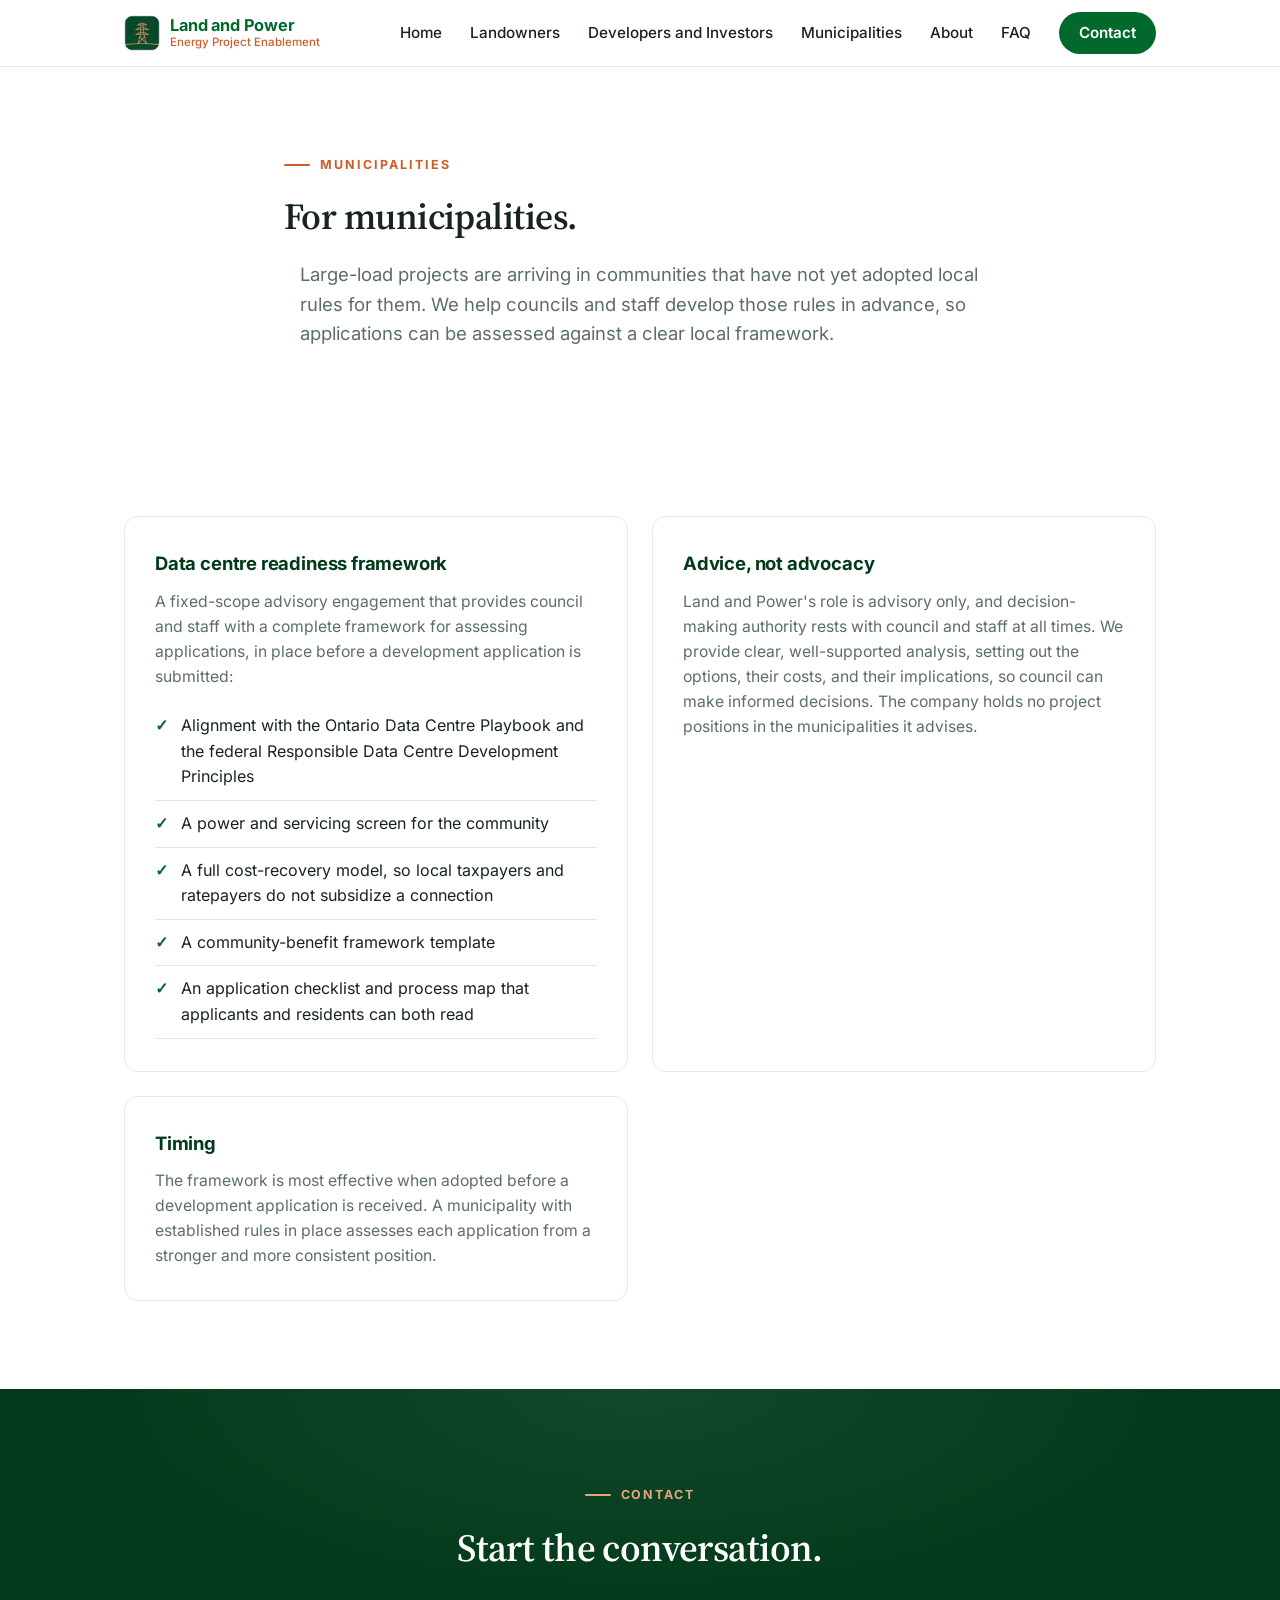
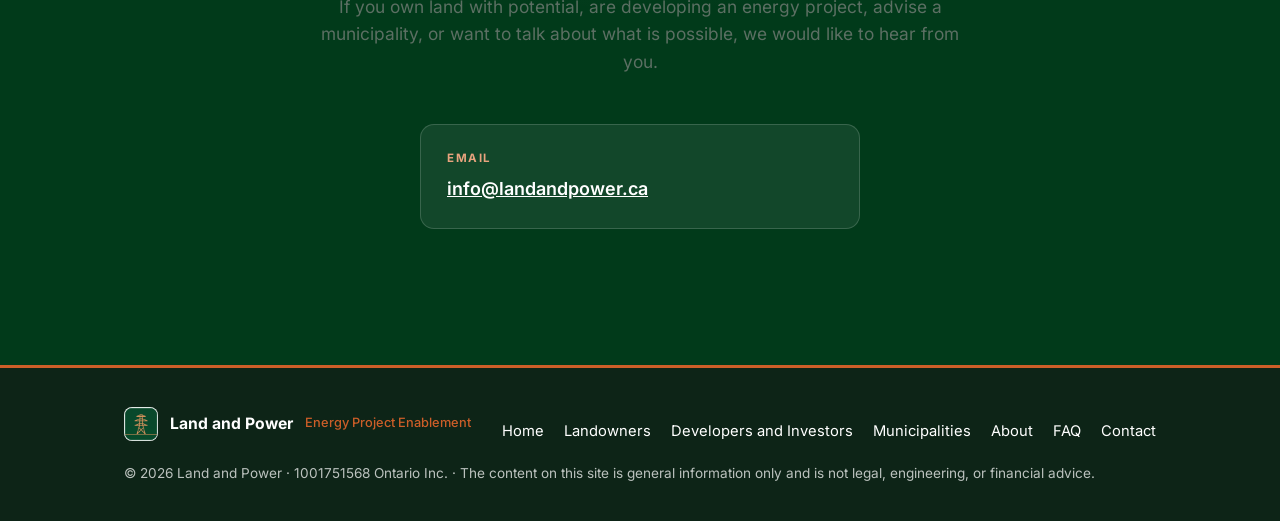
<file: municipalities.html>
<!DOCTYPE html>
<html lang="en">
<head>
<meta charset="UTF-8">
<meta name="viewport" content="width=device-width, initial-scale=1.0">
<title>Municipalities | Land and Power</title>
<link rel="canonical" href="https://landandpower.ca/municipalities.html">
<meta name="description" content="A data centre readiness framework for councils and staff, developed in advance of applications.">
<meta property="og:type" content="website">
<meta property="og:site_name" content="Land and Power">
<meta property="og:title" content="Municipalities | Land and Power">
<meta property="og:description" content="A data centre readiness framework for councils and staff, developed in advance of applications.">
<meta property="og:url" content="https://landandpower.ca/municipalities.html">
<meta property="og:image" content="https://landandpower.ca/assets/emblem.png">
<meta name="twitter:card" content="summary">
<meta name="twitter:title" content="Municipalities | Land and Power">
<meta name="twitter:description" content="A data centre readiness framework for councils and staff, developed in advance of applications.">
<meta name="twitter:image" content="https://landandpower.ca/assets/emblem.png">
<link rel="icon" type="image/png" href="assets/favicon.png">
<link rel="stylesheet" href="styles.css">
</head>
<body>
<header class="nav"><div class="nav-inner">
<a class="brand" href="index.html" aria-label="Land and Power home">
<img src="assets/mark.png" alt="Land and Power mark" class="brand-mark">
<span class="brand-text"><span class="brand-name">Land and Power</span>
<span class="brand-tag">Energy Project Enablement</span></span></a>
<nav class="nav-links"><a href="index.html">Home</a><a href="landowners.html">Landowners</a><a href="developers.html">Developers and Investors</a><a href="municipalities.html">Municipalities</a><a href="about.html">About</a><a href="faq.html">FAQ</a><a href="contact.html" class="nav-cta">Contact</a></nav></div></header>

<section class="page-hero"><div class="container container-narrow">
<p class="kicker">Municipalities</p>
<h1>For municipalities.</h1>
<p class="lede">Large-load projects are arriving in communities that have not yet adopted local rules for them. We help councils and staff develop those rules in advance, so applications can be assessed against a clear local framework.</p>
</div></section>
<section class="section"><div class="container">
<div class="cards">
<div class="card"><h3>Data centre readiness framework</h3>
<p>A fixed-scope advisory engagement that provides council and staff with a complete framework for assessing applications, in place before a development application is submitted:</p>
<ul class="checklist">
<li>Alignment with the Ontario Data Centre Playbook and the federal Responsible Data Centre Development Principles</li>
<li>A power and servicing screen for the community</li>
<li>A full cost-recovery model, so local taxpayers and ratepayers do not subsidize a connection</li>
<li>A community-benefit framework template</li>
<li>An application checklist and process map that applicants and residents can both read</li>
</ul></div>
<div class="card"><h3>Advice, not advocacy</h3>
<p>Land and Power's role is advisory only, and decision-making authority rests with council and staff at all times. We provide clear, well-supported analysis, setting out the options, their costs, and their implications, so council can make informed decisions. The company holds no project positions in the municipalities it advises.</p></div>
<div class="card"><h3>Timing</h3>
<p>The framework is most effective when adopted before a development application is received. A municipality with established rules in place assesses each application from a stronger and more consistent position.</p></div>
</div></div></section>
<section class="section contact"><div class="container container-narrow">
<p class="kicker kicker-light">Contact</p>
<h2>Start the conversation.</h2>
<p class="section-intro">If you own land with potential, are developing an energy project, advise a municipality, or want to talk about what is possible, we would like to hear from you.</p>
<div class="contact-cards contact-cards-single"><div class="contact-card">
<span class="contact-label">Email</span>
<a class="contact-value" href="mailto:info@landandpower.ca">info@landandpower.ca</a>
</div></div></div></section>
<footer class="footer"><div class="container footer-inner">
<div class="footer-brand">
<img src="assets/mark.png" alt="Land and Power mark" class="footer-mark">
<span class="footer-name">Land and Power</span>
<span class="footer-tag">Energy Project Enablement</span></div>
<nav class="footer-links">
<a href="index.html">Home</a><a href="landowners.html">Landowners</a><a href="developers.html">Developers and Investors</a><a href="municipalities.html">Municipalities</a><a href="about.html">About</a><a href="faq.html">FAQ</a><a href="contact.html">Contact</a>
</nav>
<p class="footer-legal">&copy; 2026 Land and Power &middot; 1001751568 Ontario Inc. &middot; The content on this site is general information only and is not legal, engineering, or financial advice.</p>
</div></footer>
</body>
</html>
</file>
<file: styles.css>
/* Land and Power website styles (v3 build, 2026-10-17). Palette: green #02692D, copper #CC5E28. */

:root {
  --green: #02692D;
  --green-dark: #014d21;
  --green-deep: #013a1a;
  --copper: #CC5E28;
  --copper-dark: #a94c1f;
  --ink: #17251d;
  --muted: #5c6f63;
  --bg: #ffffff;
  --bg-alt: #f6f8f6;
  --line: #e5eae5;
  --radius: 14px;
  --shadow: 0 10px 30px rgba(2, 105, 45, 0.08);
  --font: 'Inter', -apple-system, BlinkMacSystemFont, 'Segoe UI', Roboto, sans-serif;
}

* { box-sizing: border-box; margin: 0; padding: 0; }

html { scroll-behavior: smooth; }

section[id] { scroll-margin-top: 72px; }

::selection { background: rgba(204, 94, 40, 0.25); }

body {
  font-family: var(--font);
  color: var(--ink);
  background: var(--bg);
  line-height: 1.6;
  -webkit-font-smoothing: antialiased;
}

.container {
  max-width: 1080px;
  margin: 0 auto;
  padding: 0 24px;
}

img { max-width: 100%; height: auto; display: block; }

/* ---------- Nav ---------- */
.nav {
  position: sticky;
  top: 0;
  z-index: 50;
  background: rgba(255, 255, 255, 0.94);
  backdrop-filter: blur(10px);
  border-bottom: 1px solid var(--line);
}

.nav-inner {
  max-width: 1080px;
  margin: 0 auto;
  padding: 12px 24px;
  display: flex;
  align-items: center;
  justify-content: space-between;
}

.brand {
  display: flex;
  align-items: center;
  gap: 10px;
  text-decoration: none;
  color: var(--green);
}

.brand-mark { width: 36px; height: 36px; border-radius: 8px; }

.brand-text {
  display: flex;
  flex-direction: column;
  line-height: 1.2;
}

.brand-name {
  font-size: 1.02rem;
  font-weight: 700;
  letter-spacing: -0.01em;
  color: var(--green);
}

.brand-tag {
  font-size: 0.72rem;
  font-weight: 500;
  color: var(--copper);
}

.nav-links { display: flex; align-items: center; gap: 28px; }

.nav-links a {
  text-decoration: none;
  color: var(--ink);
  font-size: 0.95rem;
  font-weight: 500;
}

.nav-links a:hover { color: var(--green); }

.nav-links .nav-cta {
  background: var(--green);
  color: #fff;
  padding: 9px 20px;
  border-radius: 999px;
  font-weight: 600;
  transition: background 0.2s ease;
}

.nav-links .nav-cta:hover { background: var(--green-dark); color: #fff; }

/* ---------- Hero ---------- */
.hero {
  padding: 96px 0 84px;
  text-align: center;
  background:
    radial-gradient(ellipse 65% 55% at 50% -5%, rgba(2, 105, 45, 0.07), transparent 70%),
    var(--bg);
}

.hero-logo {
  width: 168px;
  margin: 26px auto 0;
  padding: 10px;
  background: #f2f6f2;
  border-radius: 26px;
  box-shadow: 0 10px 30px rgba(2,105,45,.14);
}

.hero-name {
  font-size: clamp(2rem, 6vw, 3.4rem);
  font-weight: 600;
  text-transform: uppercase;
  letter-spacing: 0.05em;
  line-height: 1.05;
  color: var(--green-deep);
  margin: 22px 0 10px;
}

.hero-tagline {
  text-transform: uppercase;
  letter-spacing: 0.32em;
  font-size: clamp(0.95rem, 2.4vw, 1.15rem);
  font-weight: 700;
  color: var(--copper);
  margin-bottom: 36px;
  text-wrap: balance;
}

.eyebrow {
  text-transform: uppercase;
  letter-spacing: 0.18em;
  font-size: 0.78rem;
  font-weight: 600;
  color: var(--copper);
  margin-bottom: 16px;
}

.hero h1 {
  font-size: clamp(2.2rem, 5vw, 3.4rem);
  font-weight: 800;
  letter-spacing: -0.03em;
  line-height: 1.12;
  color: var(--green-deep);
  max-width: 720px;
  margin: 0 auto 20px;
}

.lede {
  font-size: 1.15rem;
  color: var(--muted);
  max-width: 680px;
  margin: 0 auto 36px;
}

.hero-actions { display: flex; gap: 14px; justify-content: center; flex-wrap: wrap; }

.btn {
  display: inline-block;
  text-decoration: none;
  font-weight: 600;
  font-size: 1rem;
  padding: 14px 32px;
  border-radius: 999px;
  transition: transform 0.15s ease, background 0.2s ease, color 0.2s ease;
}

.btn:hover { transform: translateY(-1px); }

.btn-primary {
  background: var(--copper);
  color: #fff;
  box-shadow: 0 8px 22px rgba(204, 94, 40, 0.3);
}
.btn-primary:hover { background: var(--copper-dark); }

.btn-outline {
  border: 2px solid var(--green);
  color: var(--green);
  padding: 12px 30px;
}
.btn-outline:hover { background: var(--green); color: #fff; }

.btn-light { background: #fff; color: var(--green-deep); }
.btn-light:hover { background: #eef3ee; }

.hero-rule { max-width: 1080px; margin: 64px auto 0; padding: 0 24px; }
.hero-rule span {
  display: block;
  height: 3px;
  border-radius: 3px;
  background: linear-gradient(90deg, var(--green), var(--copper));
  opacity: 0.85;
}

/* ---------- Sections ---------- */
.section { padding: 88px 0; }
.section-alt { background: var(--bg-alt); }

.kicker {
  display: flex;
  align-items: center;
  gap: 10px;
  text-transform: uppercase;
  letter-spacing: 0.16em;
  font-size: 0.78rem;
  font-weight: 700;
  color: var(--copper);
  margin-bottom: 12px;
}

.kicker::before {
  content: "";
  width: 26px;
  height: 2px;
  border-radius: 2px;
  background: var(--copper);
  flex-shrink: 0;
}

.kicker-light { color: #e8a37e; }

h2 {
  font-size: clamp(1.7rem, 3.4vw, 2.4rem);
  font-weight: 800;
  letter-spacing: -0.02em;
  color: var(--green-deep);
  margin-bottom: 14px;
}

.section-intro {
  font-size: 1.08rem;
  color: var(--muted);
  max-width: 640px;
  margin-bottom: 48px;
}

.section-intro-light { color: rgba(255, 255, 255, 0.82); }

/* ---------- Cards ---------- */
.cards {
  display: grid;
  grid-template-columns: repeat(2, 1fr);
  gap: 24px;
}

.card {
  background: #fff;
  border: 1px solid var(--line);
  border-radius: var(--radius);
  padding: 32px 30px;
  transition: box-shadow 0.25s ease, transform 0.25s ease;
  position: relative;
  overflow: hidden;
}

.card:hover { box-shadow: var(--shadow); transform: translateY(-3px); }

.card::after {
  content: "";
  position: absolute;
  left: 0; right: 0; bottom: 0;
  height: 3px;
  background: linear-gradient(90deg, var(--green), var(--copper));
  opacity: 0;
  transition: opacity 0.25s ease;
}

.card:hover::after { opacity: 1; }

.card-icon {
  width: 48px;
  height: 48px;
  border-radius: 12px;
  background: rgba(2, 105, 45, 0.09);
  color: var(--green);
  display: flex;
  align-items: center;
  justify-content: center;
  margin-bottom: 20px;
}

.card-icon svg { width: 24px; height: 24px; }

.card h3 {
  font-size: 1.15rem;
  font-weight: 700;
  letter-spacing: -0.01em;
  color: var(--green-deep);
  margin-bottom: 10px;
}

.card p { color: var(--muted); font-size: 0.98rem; }

/* ---------- Trio (who we work with) ---------- */
.quartet {
  display: grid;
  grid-template-columns: repeat(4, 1fr);
  gap: 24px;
}

/* ---------- FAQ ---------- */
.container-narrow { max-width: 760px; }

.faq-list { margin-top: 8px; }

.faq-item {
  padding: 26px 18px;
  margin: 0 -18px;
  border-top: 1px solid var(--line);
  border-radius: 10px;
  transition: background 0.2s ease;
}

.faq-item:hover { background: rgba(2, 105, 45, 0.04); }

.faq-item:last-child { border-bottom: 1px solid var(--line); }

.faq-item h3 {
  font-size: 1.08rem;
  font-weight: 700;
  letter-spacing: -0.01em;
  color: var(--green-deep);
  margin-bottom: 8px;
}

.faq-item p { color: var(--muted); font-size: 0.99rem; max-width: 640px; }

/* ---------- Steps ---------- */
.steps {
  display: grid;
  grid-template-columns: repeat(3, 1fr);
  gap: 24px;
}

.step {
  background: #fff;
  border: 1px solid var(--line);
  border-radius: var(--radius);
  padding: 32px 28px;
  position: relative;
  overflow: hidden;
}

.step::before {
  content: "";
  position: absolute;
  top: 0; left: 0; right: 0;
  height: 4px;
  background: linear-gradient(90deg, var(--green), var(--copper));
}

.step-num {
  font-size: 0.8rem;
  font-weight: 800;
  letter-spacing: 0.14em;
  color: var(--copper);
}

.step h3 {
  font-size: 1.25rem;
  font-weight: 700;
  color: var(--green-deep);
  margin: 8px 0 10px;
}

.step p { color: var(--muted); font-size: 0.98rem; }

/* ---------- About ---------- */
.about-grid {
  display: grid;
  grid-template-columns: 1.4fr 1fr;
  gap: 56px;
  align-items: start;
}

.about-grid p { color: var(--muted); margin-bottom: 18px; font-size: 1.05rem; }
.about-grid p:last-child { margin-bottom: 0; }

.about-card {
  background: var(--bg-alt);
  border: 1px solid var(--line);
  border-radius: var(--radius);
  padding: 36px 32px;
}

.about-lockup { width: 100%; border-radius: 10px; margin-bottom: 22px; }

.about-card h3 { font-size: 1.3rem; font-weight: 800; color: var(--green-deep); }

.about-card .tagline {
  color: var(--copper);
  font-weight: 600;
  font-size: 0.95rem;
  margin-bottom: 20px;
}

.about-card ul { list-style: none; }

.about-card li {
  padding: 10px 0;
  border-top: 1px solid var(--line);
  font-size: 0.95rem;
  color: var(--muted);
}

.about-card li strong { color: var(--ink); font-weight: 600; }

/* ---------- Contact ---------- */
.contact {
  background: var(--green-deep);
  color: #fff;
  padding: 96px 0;
  text-align: center;
  position: relative;
  overflow: hidden;
}

.contact::before {
  content: "";
  position: absolute;
  inset: 0;
  background: radial-gradient(ellipse 70% 60% at 50% 0%, rgba(255, 255, 255, 0.07), transparent 65%);
  pointer-events: none;
}

.contact .container { position: relative; }

.contact h2 { color: #fff; }

.contact .kicker { justify-content: center; }
.contact .kicker::before { background: #e8a37e; }

.contact .section-intro { margin-left: auto; margin-right: auto; }

.contact-cards {
  display: grid;
  grid-template-columns: repeat(2, 1fr);
  gap: 20px;
  max-width: 720px;
  margin: 8px auto 40px;
  text-align: left;
}

.contact-card {
  background: rgba(255, 255, 255, 0.07);
  border: 1px solid rgba(255, 255, 255, 0.16);
  border-radius: var(--radius);
  padding: 24px 26px;
  text-decoration: none;
  display: block;
  transition: background 0.2s ease;
}

a.contact-card:hover { background: rgba(255, 255, 255, 0.13); }

.contact-icon {
  width: 42px;
  height: 42px;
  border-radius: 12px;
  background: rgba(255, 255, 255, 0.1);
  color: #e8a37e;
  display: flex;
  align-items: center;
  justify-content: center;
  margin-bottom: 16px;
}

.contact-icon svg { width: 22px; height: 22px; }

.contact-label {
  display: block;
  text-transform: uppercase;
  letter-spacing: 0.14em;
  font-size: 0.72rem;
  font-weight: 700;
  color: #e8a37e;
  margin-bottom: 8px;
}

.contact-value {
  font-size: 1.12rem;
  font-weight: 600;
  color: #fff;
  word-break: break-word;
}

/* ---------- Footer ---------- */
.footer {
  background: #0d2417;
  color: rgba(255, 255, 255, 0.72);
  padding: 36px 0;
  border-top: 3px solid var(--copper);
}

.footer-inner {
  display: flex;
  align-items: center;
  justify-content: space-between;
  gap: 20px;
  flex-wrap: wrap;
}

.footer-brand { display: flex; align-items: center; gap: 12px; }

.footer-mark { width: 34px; border-radius: 8px; }

.footer-name { font-weight: 700; color: #fff; font-size: 0.98rem; }
.footer-tag { font-size: 0.8rem; color: var(--copper); font-weight: 500; }
.footer-legal { font-size: 0.85rem; }

/* ---------- Responsive ---------- */
@media (max-width: 820px) {
  .cards { grid-template-columns: 1fr; }
  .quartet { grid-template-columns: 1fr; }
  .steps { grid-template-columns: 1fr; }
  .about-grid { grid-template-columns: 1fr; gap: 36px; }
  .contact-cards { grid-template-columns: 1fr; }
  .nav-links a:not(.nav-cta) { display: none; }
  .hero { padding: 64px 0 56px; }
  .section { padding: 64px 0; }
  .hero-name { font-size: 2rem; }
  .hero-tagline { font-size: 0.8rem; letter-spacing: 0.22em; white-space: nowrap; }
}

/* Single contact card (location removed - no street address listed) */
.contact-cards-single { grid-template-columns: 1fr; max-width: 440px; }

/* v3 additions: subpage hero, descriptor line, trio grid, checklist */
.page-hero { padding: 64px 0 8px; }
.page-hero h1 { font-size: 2.3rem; margin: 6px 0 14px; }
.descriptor { color: #cc5e28; font-weight: 700; letter-spacing: .12em; text-transform: uppercase; font-size: .8rem; margin: 2px 0 8px; }
.trio { display: grid; grid-template-columns: repeat(3, 1fr); gap: 20px; }
@media (max-width: 860px) { .trio { grid-template-columns: 1fr; } }
.checklist { list-style: none; padding: 0; margin: 14px 0 0; }
.checklist li { padding: 10px 0 10px 26px; position: relative; border-bottom: 1px solid #e4e7e2; }
.checklist li::before { content: "\2713"; position: absolute; left: 0; color: #02692d; font-weight: 700; }
.preview-banner { background: #02692d; color: #fff; text-align: center; padding: 10px 16px; font-size: .85rem; letter-spacing: .04em; }
.footer-links { display: flex; flex-wrap: wrap; gap: 8px 20px; margin-top: 16px; }
.footer-links a { color: #fff; text-decoration: none; font-size: .92rem; }
.footer-links a:hover { color: #cc5e28; }
.preview-jump { background: #eef3ee; text-align: center; padding: 10px 16px; font-size: .9rem; }
.preview-jump a { color: #02692d; font-weight: 600; text-decoration: none; margin: 0 8px; white-space: nowrap; }
#method p + p { margin-top: 18px; }
@media (max-width: 820px) {
  .nav-inner { flex-wrap: wrap; }
  .nav-links { order: 3; width: 100%; flex-wrap: wrap; gap: 10px 18px; padding-top: 12px; border-top: 1px solid #e4e7e2; }
  .nav-links a:not(.nav-cta) { display: inline-block; }
}
.preview-page { border-top: 3px solid #cc5e28; }

/* v4 polish (2026-11-02): self-hosted fonts, serif display headings, left-aligned hero,
   gradient used once (hero rule), flat cards, unified rhythm, focus states. No JavaScript. */
@font-face { font-family: 'Inter'; src: url("assets/fonts/inter-var.woff2") format("woff2"); font-weight: 100 900; font-style: normal; font-display: swap; }
@font-face { font-family: 'Source Serif 4'; src: url("assets/fonts/sourceserif-var.woff2") format("woff2"); font-weight: 200 900; font-style: normal; font-display: swap; }
:root { --font-display: 'Source Serif 4', Georgia, 'Times New Roman', serif; }
h1, h2 { font-family: var(--font-display); font-weight: 600; letter-spacing: -0.015em; }
.hero h1 { font-weight: 600; }
.page-hero h1 { font-family: var(--font-display); font-weight: 600; letter-spacing: -0.015em; }
.hero { text-align: left; }
.hero-eyebrow { text-align: center; margin-bottom: 20px; }
.hero-brand { text-align: center; margin-bottom: 44px; }
#who .card { padding-bottom: 44px; text-align: center; }
#who .card p:last-child { margin-top: 14px; }
.hero-logo { width: 168px; margin: 0 auto; padding: 0; background: none; border-radius: 0; box-shadow: none; }
.hero-name { font-size: 1.55rem; margin: 20px 0 8px; }
.hero-tagline { font-size: 0.82rem; letter-spacing: 0.28em; margin-bottom: 0; }
.hero-text { max-width: 720px; }
.hero h1 { margin: 0 0 20px; max-width: 640px; }
.hero .lede { margin: 0 0 36px; max-width: 620px; }
.hero-actions { justify-content: flex-start; }
.card { transition: border-color 0.25s ease; }
.card:hover { box-shadow: none; transform: none; border-color: #c3d2c3; }
.card::after { background: var(--copper); }
.step::before { background: var(--green); }
.page-hero { padding: 88px 0 44px; }
.about-grid p { max-width: 68ch; }
:focus-visible { outline: 2px solid var(--copper); outline-offset: 3px; }
@media (max-width: 860px) {
  .page-hero { padding: 64px 0 32px; }
}
</file>
